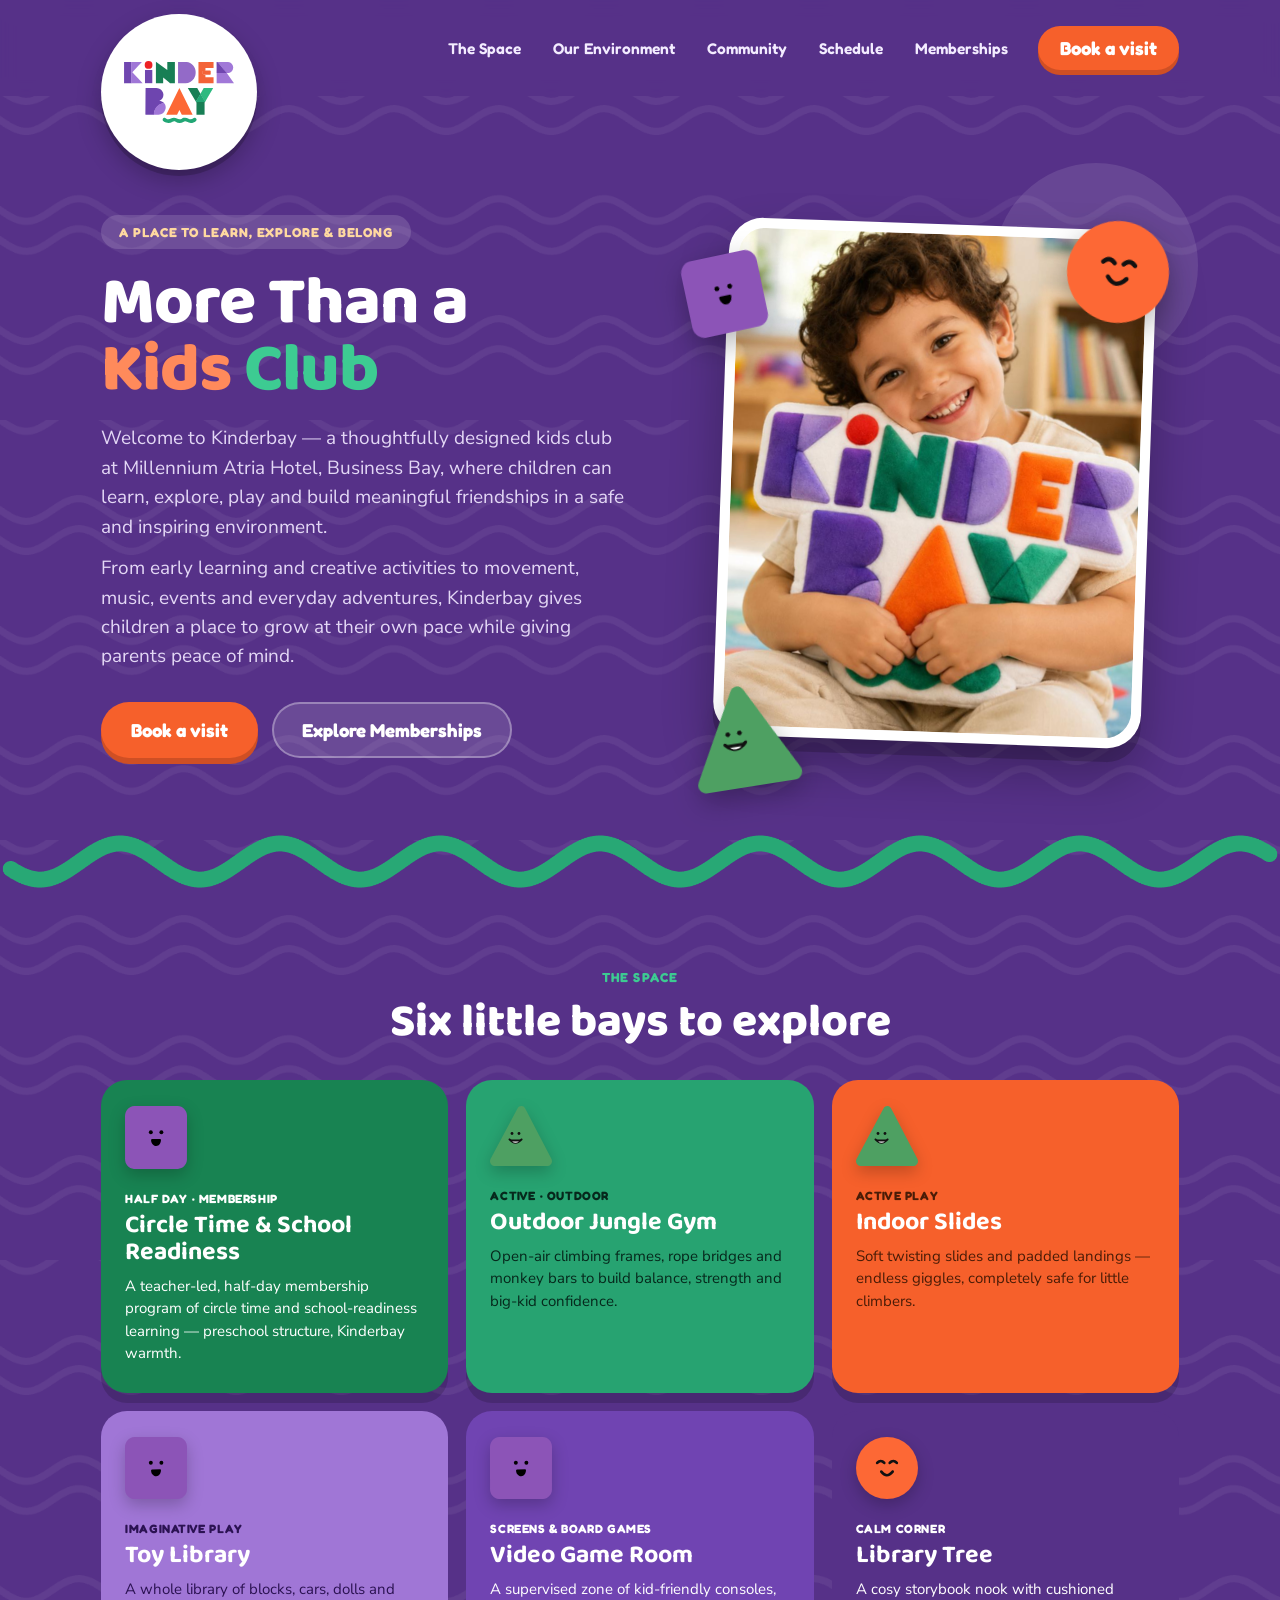
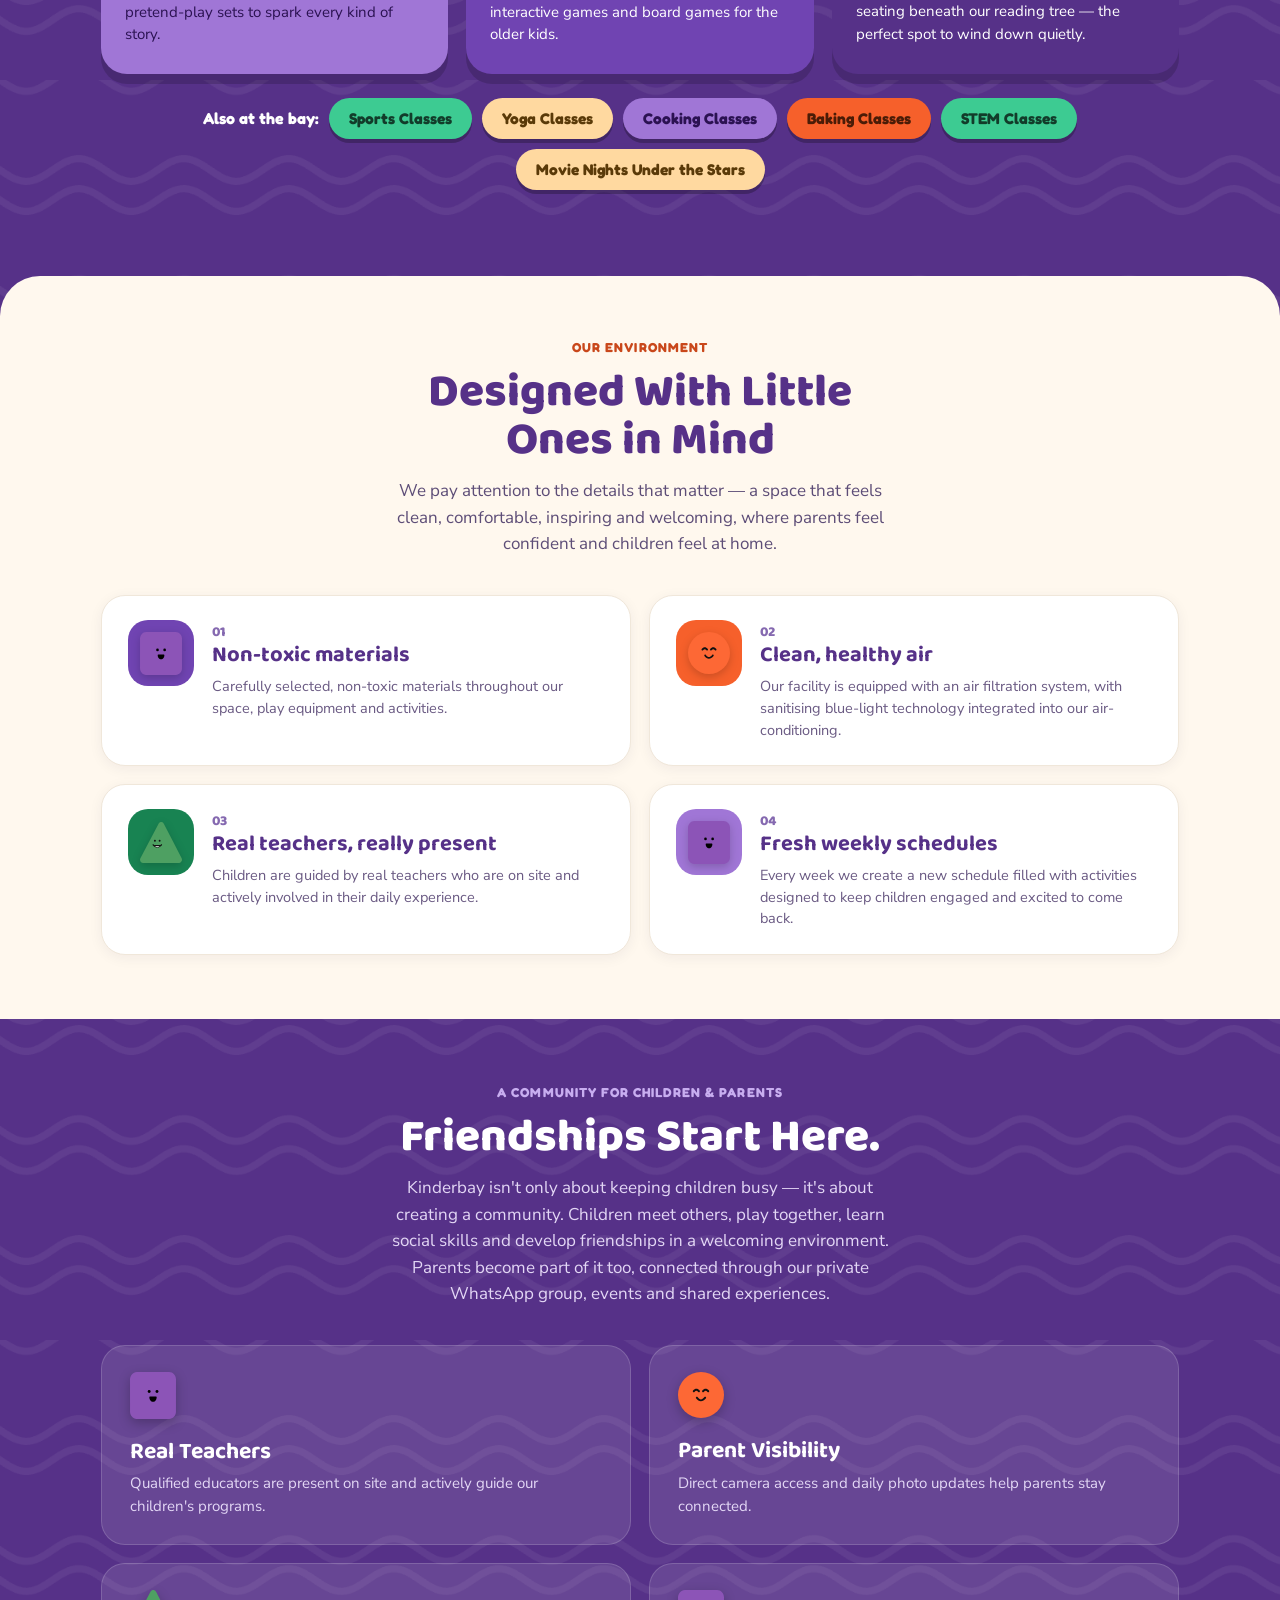
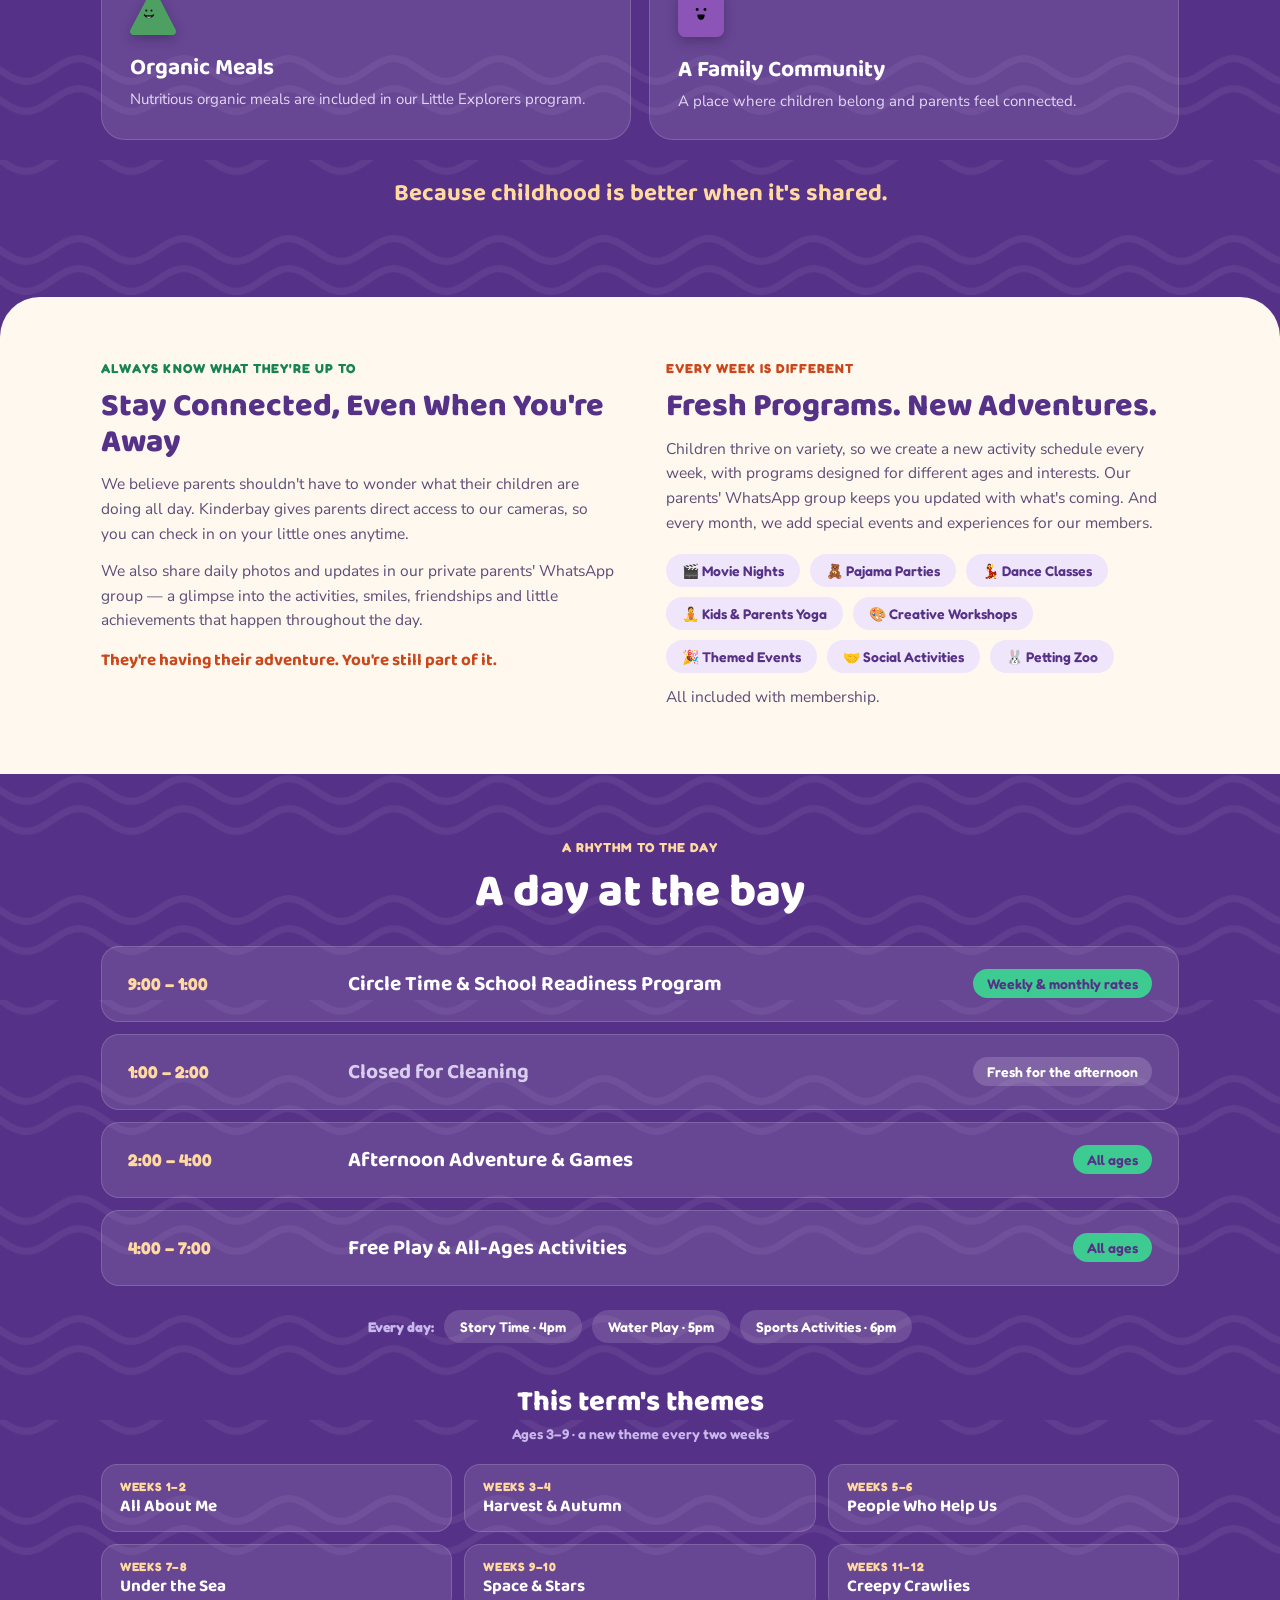
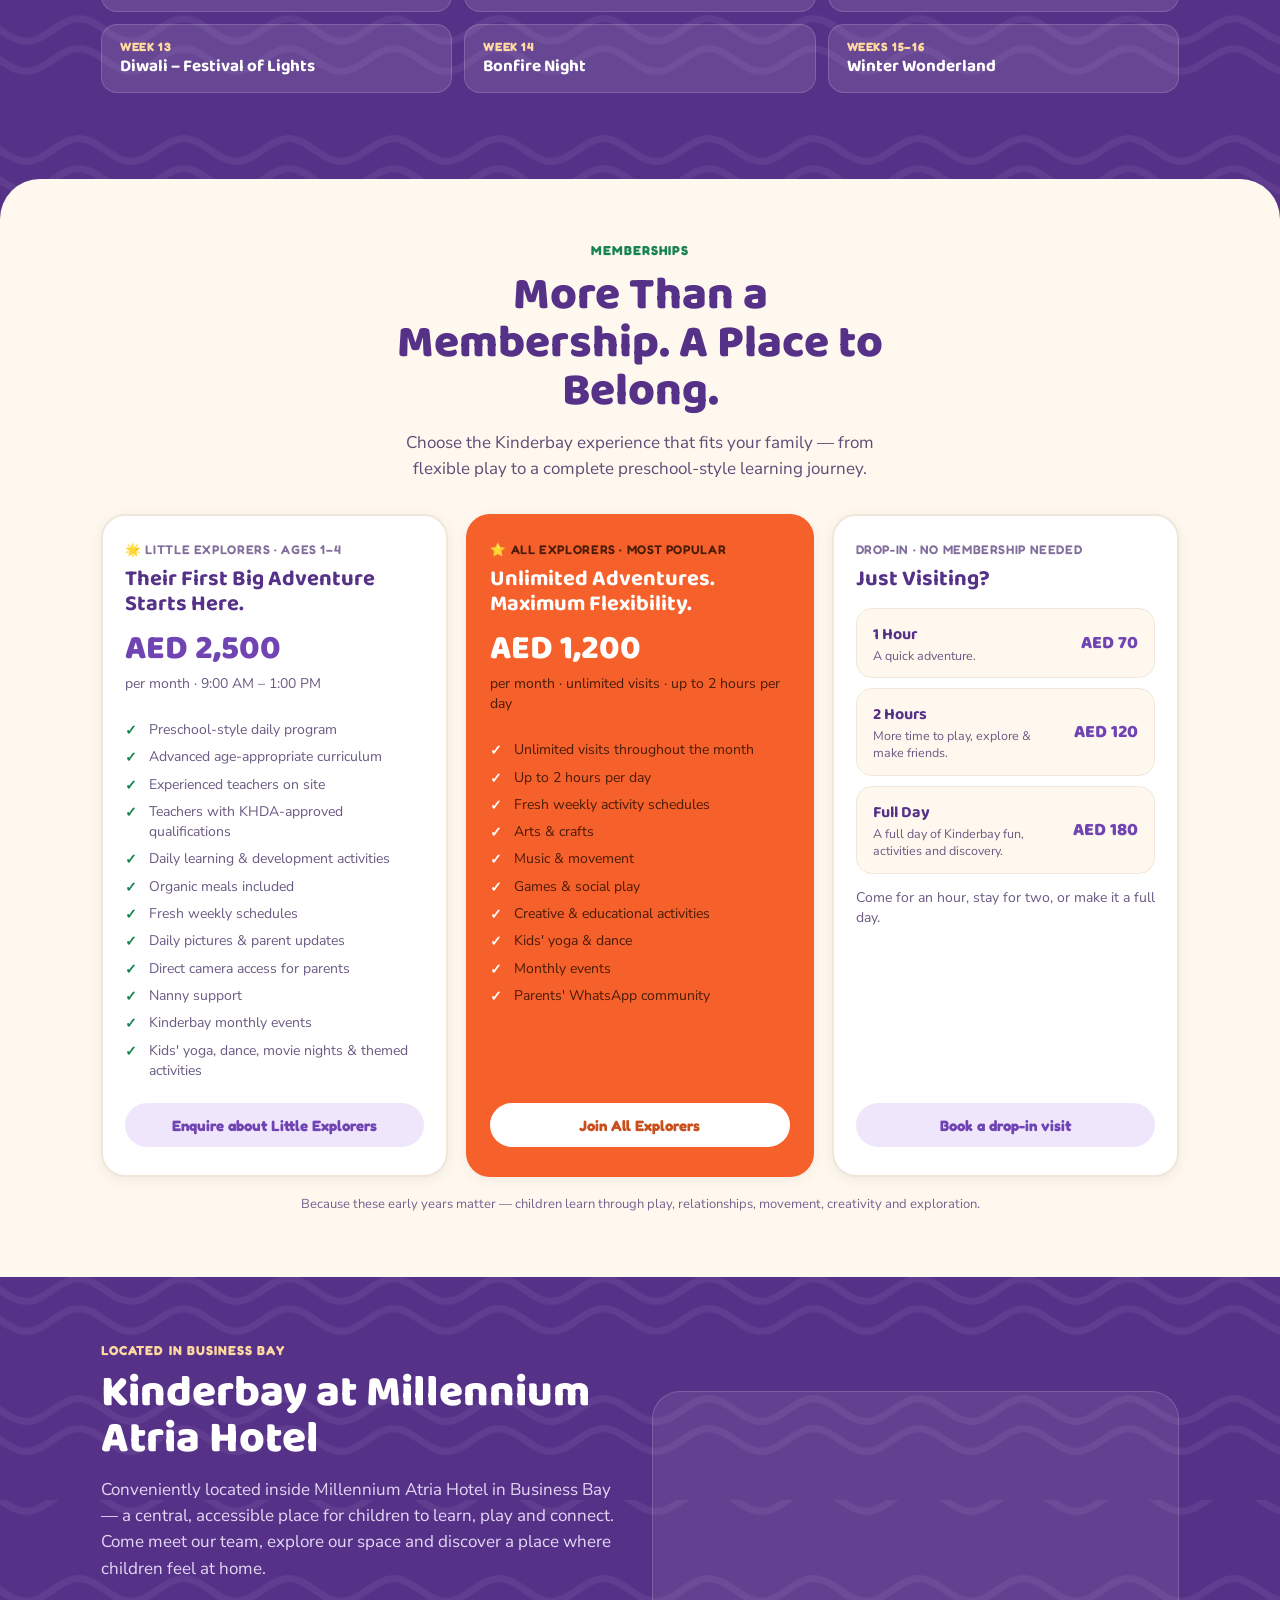
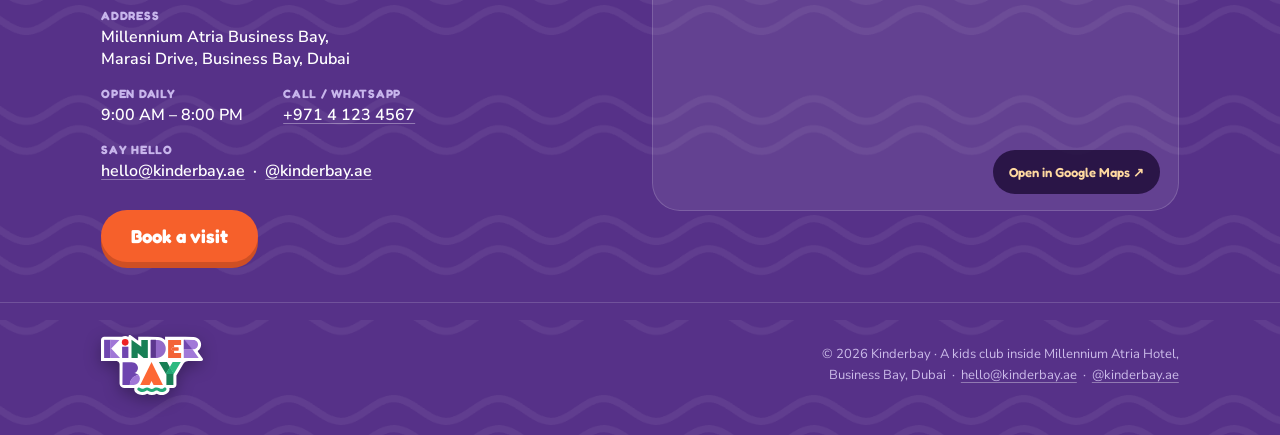
<file: index.html>
<!DOCTYPE html>
<html lang="en">
<head>
  <meta charset="utf-8">
  <meta name="viewport" content="width=device-width, initial-scale=1">
  <title>Kinderbay — Kids Club at Millennium Atria, Business Bay, Dubai</title>
  <meta name="description" content="Kinderbay is a thoughtfully designed kids club at Millennium Atria Hotel, Business Bay, Dubai — preschool-style learning, real teachers, organic meals and daily activities for ages 1–4, plus flexible memberships and drop-in play. Open 9 AM–8 PM daily.">

  <meta property="og:type" content="website">
  <meta property="og:title" content="Kinderbay — A Place to Learn, Explore &amp; Belong">
  <meta property="og:description" content="A thoughtfully designed kids club at Millennium Atria Hotel, Business Bay, Dubai — where children learn, explore, play and build meaningful friendships.">
  <meta property="og:image" content="https://kinderbay.ae/assets/og-logo.png">
  <meta property="og:url" content="https://kinderbay.ae/">
  <meta property="og:site_name" content="Kinderbay">
  <meta name="twitter:card" content="summary_large_image">

  <link rel="icon" type="image/png" href="assets/favicon.png">
  <link rel="canonical" href="https://kinderbay.ae/">

  <link rel="preconnect" href="https://fonts.googleapis.com">
  <link rel="preconnect" href="https://fonts.gstatic.com" crossorigin>
  <link rel="preload" as="style" href="https://fonts.googleapis.com/css2?family=Baloo+2:wght@500;600;700;800&family=Fredoka:wght@400;500;600;700&family=Nunito+Sans:ital,wght@0,400;0,600;0,700;1,400&display=swap">
  <link rel="stylesheet" href="https://fonts.googleapis.com/css2?family=Baloo+2:wght@500;600;700;800&family=Fredoka:wght@400;500;600;700&family=Nunito+Sans:ital,wght@0,400;0,600;0,700;1,400&display=swap" media="print" onload="this.media='all'">
  <noscript><link rel="stylesheet" href="https://fonts.googleapis.com/css2?family=Baloo+2:wght@500;600;700;800&family=Fredoka:wght@400;500;600;700&family=Nunito+Sans:ital,wght@0,400;0,600;0,700;1,400&display=swap"></noscript>

  <link rel="stylesheet" href="css/style.css">
  <script src="js/main.js" defer></script>
</head>
<body>

<a class="skip-link" href="#main">Skip to content</a>

<header class="site-header">
  <nav class="nav" aria-label="Main navigation">
    <a class="logo-card" href="#top" aria-label="Kinderbay — back to top">
      <img src="assets/logo.svg" alt="Kinderbay" width="117" height="66">
    </a>

    <button class="nav-toggle" type="button" aria-expanded="false" aria-controls="nav-menu">
      <span class="nav-toggle-bars" aria-hidden="true"><span></span><span></span><span></span></span>
      <span class="visually-hidden">Menu</span>
    </button>

    <div class="nav-menu" id="nav-menu">
      <a class="nav-link" href="#space">The Space</a>
      <a class="nav-link" href="#play">Our Environment</a>
      <a class="nav-link" href="#about">Community</a>
      <a class="nav-link" href="#schedule">Schedule</a>
      <a class="nav-link" href="#pricing">Memberships</a>
      <a class="btn btn-orange btn-nav" href="https://wa.me/97141234567?text=Hi%20Kinderbay!%20I%27d%20like%20to%20book%20a%20visit." target="_blank" rel="noopener">Book a visit</a>
    </div>
  </nav>
</header>

<main id="main">

  <!-- ============ HERO ============ -->
  <section class="hero" id="top" aria-label="Welcome">
    <div class="container hero-inner">
      <div class="hero-copy">
        <span class="badge">A Place to Learn, Explore &amp; Belong</span>
        <h1 class="hero-title">More Than a<br><span class="tint-orange">Kids</span> <span class="tint-green">Club</span></h1>
        <p class="hero-sub">Welcome to Kinderbay — a thoughtfully designed kids club at Millennium Atria Hotel, Business Bay, where children can learn, explore, play and build meaningful friendships in a safe and inspiring environment.</p>
        <p class="hero-sub hero-sub-2">From early learning and creative activities to movement, music, events and everyday adventures, Kinderbay gives children a place to grow at their own pace while giving parents peace of mind.</p>
        <div class="hero-ctas">
          <a class="btn btn-orange btn-lg" href="https://wa.me/97141234567?text=Hi%20Kinderbay!%20I%27d%20like%20to%20book%20a%20visit." target="_blank" rel="noopener">Book a visit</a>
          <a class="btn btn-ghost btn-lg" href="#pricing">Explore Memberships</a>
        </div>
      </div>
      <div class="hero-visual">
        <div class="hero-halo" aria-hidden="true"></div>
        <div class="hero-photo-card">
          <img src="assets/hero-kid.jpg" alt="A smiling child hugging a plush Kinderbay logo cushion" width="890" height="1087" fetchpriority="high">
        </div>
        <img class="hero-mascot hero-mascot-circle float-b" src="assets/mascot-circle.svg" alt="" width="110" height="110" aria-hidden="true">
        <img class="hero-mascot hero-mascot-triangle float-a" src="assets/mascot-triangle.svg" alt="" width="112" height="108" aria-hidden="true">
        <img class="hero-mascot hero-mascot-square float-c" src="assets/mascot-square.svg" alt="" width="86" height="87" aria-hidden="true">
      </div>
    </div>
    <img class="wave-divider" src="assets/wave-divider.png" alt="" width="2400" height="160" aria-hidden="true">
  </section>

  <!-- ============ THE SPACE ============ -->
  <section class="section" id="space" aria-labelledby="space-title">
    <div class="container">
      <div class="section-head reveal">
        <span class="eyebrow tint-green">The space</span>
        <h2 class="section-title on-purple" id="space-title">Six little bays to explore</h2>
      </div>
      <div class="zone-grid">
        <article class="zone-card reveal" style="--zone-bg:#188352">
          <img src="assets/mascot-square.svg" alt="" width="62" height="63">
          <span class="zone-tag">Half day · Membership</span>
          <h3>Circle Time &amp; School Readiness</h3>
          <p>A teacher-led, half-day membership program of circle time and school-readiness learning — preschool structure, Kinderbay warmth.</p>
        </article>
        <article class="zone-card reveal" style="--zone-bg:#27A371;--zone-ink:#06281c">
          <img src="assets/mascot-triangle.svg" alt="" width="62" height="60">
          <span class="zone-tag">Active · outdoor</span>
          <h3>Outdoor Jungle Gym</h3>
          <p>Open-air climbing frames, rope bridges and monkey bars to build balance, strength and big-kid confidence.</p>
        </article>
        <article class="zone-card reveal" style="--zone-bg:#F6602B;--zone-ink:#4a1c07">
          <img src="assets/mascot-triangle.svg" alt="" width="62" height="60">
          <span class="zone-tag">Active play</span>
          <h3>Indoor Slides</h3>
          <p>Soft twisting slides and padded landings — endless giggles, completely safe for little climbers.</p>
        </article>
        <article class="zone-card reveal" style="--zone-bg:#A076D6;--zone-ink:#2b1252">
          <img src="assets/mascot-square.svg" alt="" width="62" height="63">
          <span class="zone-tag">Imaginative play</span>
          <h3>Toy Library</h3>
          <p>A whole library of blocks, cars, dolls and pretend-play sets to spark every kind of story.</p>
        </article>
        <article class="zone-card reveal" style="--zone-bg:#7044B2">
          <img src="assets/mascot-square.svg" alt="" width="62" height="63">
          <span class="zone-tag">Screens &amp; board games</span>
          <h3>Video Game Room</h3>
          <p>A supervised zone of kid-friendly consoles, interactive games and board games for the older kids.</p>
        </article>
        <article class="zone-card reveal" style="--zone-bg:#563188">
          <img src="assets/mascot-circle.svg" alt="" width="62" height="62">
          <span class="zone-tag">Calm corner</span>
          <h3>Library Tree</h3>
          <p>A cosy storybook nook with cushioned seating beneath our reading tree — the perfect spot to wind down quietly.</p>
        </article>
      </div>
      <div class="specials specials-pop reveal">
        <span class="specials-label">Also at the bay:</span>
        <span class="chip chip-pop">Sports Classes</span>
        <span class="chip chip-pop">Yoga Classes</span>
        <span class="chip chip-pop">Cooking Classes</span>
        <span class="chip chip-pop">Baking Classes</span>
        <span class="chip chip-pop">STEM Classes</span>
        <span class="chip chip-pop">Movie Nights Under the Stars</span>
      </div>
    </div>
  </section>

  <!-- ============ OUR ENVIRONMENT ============ -->
  <section class="section cream-panel" id="play" aria-labelledby="play-title">
    <div class="container">
      <div class="section-head narrow reveal">
        <span class="eyebrow tint-orange-deep">Our environment</span>
        <h2 class="section-title on-cream" id="play-title">Designed With Little Ones in Mind</h2>
        <p class="section-sub">We pay attention to the details that matter — a space that feels clean, comfortable, inspiring and welcoming, where parents feel confident and children feel at home.</p>
      </div>
      <div class="pillar-grid">
        <article class="pillar-card reveal">
          <div class="pillar-icon" style="--pillar-bg:#7044B2">
            <img src="assets/mascot-square.svg" alt="" width="42" height="43">
          </div>
          <div>
            <span class="pillar-n">01</span>
            <h3>Non-toxic materials</h3>
            <p>Carefully selected, non-toxic materials throughout our space, play equipment and activities.</p>
          </div>
        </article>
        <article class="pillar-card reveal">
          <div class="pillar-icon" style="--pillar-bg:#F6602B">
            <img src="assets/mascot-circle.svg" alt="" width="42" height="42">
          </div>
          <div>
            <span class="pillar-n">02</span>
            <h3>Clean, healthy air</h3>
            <p>Our facility is equipped with an air filtration system, with sanitising blue-light technology integrated into our air-conditioning.</p>
          </div>
        </article>
        <article class="pillar-card reveal">
          <div class="pillar-icon" style="--pillar-bg:#188352">
            <img src="assets/mascot-triangle.svg" alt="" width="42" height="40">
          </div>
          <div>
            <span class="pillar-n">03</span>
            <h3>Real teachers, really present</h3>
            <p>Children are guided by real teachers who are on site and actively involved in their daily experience.</p>
          </div>
        </article>
        <article class="pillar-card reveal">
          <div class="pillar-icon" style="--pillar-bg:#A076D6">
            <img src="assets/mascot-square.svg" alt="" width="42" height="43">
          </div>
          <div>
            <span class="pillar-n">04</span>
            <h3>Fresh weekly schedules</h3>
            <p>Every week we create a new schedule filled with activities designed to keep children engaged and excited to come back.</p>
          </div>
        </article>
      </div>
    </div>
  </section>

  <!-- ============ COMMUNITY ============ -->
  <section class="section" id="about" aria-labelledby="about-title">
    <div class="container">
      <div class="section-head narrow reveal">
        <span class="eyebrow tint-lilac">A community for children &amp; parents</span>
        <h2 class="section-title on-purple" id="about-title">Friendships Start Here.</h2>
        <p class="section-sub on-purple-sub">Kinderbay isn't only about keeping children busy — it's about creating a community. Children meet others, play together, learn social skills and develop friendships in a welcoming environment. Parents become part of it too, connected through our private WhatsApp group, events and shared experiences.</p>
      </div>
      <div class="about-grid">
        <article class="about-card reveal">
          <img src="assets/mascot-square.svg" alt="" width="46" height="47">
          <h3>Real Teachers</h3>
          <p>Qualified educators are present on site and actively guide our children's programs.</p>
        </article>
        <article class="about-card reveal">
          <img src="assets/mascot-circle.svg" alt="" width="46" height="46">
          <h3>Parent Visibility</h3>
          <p>Direct camera access and daily photo updates help parents stay connected.</p>
        </article>
        <article class="about-card reveal">
          <img src="assets/mascot-triangle.svg" alt="" width="46" height="44">
          <h3>Organic Meals</h3>
          <p>Nutritious organic meals are included in our Little Explorers program.</p>
        </article>
        <article class="about-card reveal">
          <img src="assets/mascot-square.svg" alt="" width="46" height="47">
          <h3>A Family Community</h3>
          <p>A place where children belong and parents feel connected.</p>
        </article>
      </div>
      <p class="about-tagline reveal">Because childhood is better when it's shared.</p>
    </div>
  </section>

  <!-- ============ STAY CONNECTED / FRESH PROGRAMS ============ -->
  <section class="section cream-panel" id="connected" aria-label="Stay connected and fresh programs">
    <div class="container connect-grid">
      <div class="connect-block reveal">
        <span class="eyebrow tint-green-deep">Always know what they're up to</span>
        <h2 class="block-title">Stay Connected, Even When You're Away</h2>
        <p>We believe parents shouldn't have to wonder what their children are doing all day. Kinderbay gives parents direct access to our cameras, so you can check in on your little ones anytime.</p>
        <p>We also share daily photos and updates in our private parents' WhatsApp group — a glimpse into the activities, smiles, friendships and little achievements that happen throughout the day.</p>
        <p class="connect-tagline">They're having their adventure. You're still part of it.</p>
      </div>
      <div class="connect-block reveal">
        <span class="eyebrow tint-orange-deep">Every week is different</span>
        <h2 class="block-title">Fresh Programs. New Adventures.</h2>
        <p>Children thrive on variety, so we create a new activity schedule every week, with programs designed for different ages and interests. Our parents' WhatsApp group keeps you updated with what's coming. And every month, we add special events and experiences for our members.</p>
        <div class="event-chips">
          <span class="chip chip-cream">🎬 Movie Nights</span>
          <span class="chip chip-cream">🧸 Pajama Parties</span>
          <span class="chip chip-cream">💃 Dance Classes</span>
          <span class="chip chip-cream">🧘 Kids &amp; Parents Yoga</span>
          <span class="chip chip-cream">🎨 Creative Workshops</span>
          <span class="chip chip-cream">🎉 Themed Events</span>
          <span class="chip chip-cream">🤝 Social Activities</span>
          <span class="chip chip-cream">🐰 Petting Zoo</span>
        </div>
        <p class="event-note">All included with membership.</p>
      </div>
    </div>
  </section>

  <!-- ============ SCHEDULE ============ -->
  <section class="section" id="schedule" aria-labelledby="schedule-title">
    <div class="container">
      <div class="section-head reveal">
        <span class="eyebrow tint-warm">A rhythm to the day</span>
        <h2 class="section-title on-purple" id="schedule-title">A day at the bay</h2>
      </div>
      <div class="session-list">
        <div class="session-row reveal">
          <span class="session-time">9:00 – 1:00</span>
          <span class="session-name">Circle Time &amp; School Readiness Program</span>
          <span class="session-ages">Weekly &amp; monthly rates</span>
        </div>
        <div class="session-row session-closed reveal">
          <span class="session-time">1:00 – 2:00</span>
          <span class="session-name">Closed for Cleaning</span>
          <span class="session-ages session-ages-muted">Fresh for the afternoon</span>
        </div>
        <div class="session-row reveal">
          <span class="session-time">2:00 – 4:00</span>
          <span class="session-name">Afternoon Adventure &amp; Games</span>
          <span class="session-ages">All ages</span>
        </div>
        <div class="session-row reveal">
          <span class="session-time">4:00 – 7:00</span>
          <span class="session-name">Free Play &amp; All-Ages Activities</span>
          <span class="session-ages">All ages</span>
        </div>
      </div>
      <div class="specials reveal">
        <span class="specials-label">Every day:</span>
        <span class="chip">Story Time · 4pm</span>
        <span class="chip">Water Play · 5pm</span>
        <span class="chip">Sports Activities · 6pm</span>
      </div>

      <div class="themes reveal">
        <h3 class="themes-title">This term's themes</h3>
        <p class="themes-sub">Ages 3–9 · a new theme every two weeks</p>
        <div class="theme-grid">
          <div class="theme-card"><span class="theme-weeks">Weeks 1–2</span><span class="theme-name">All About Me</span></div>
          <div class="theme-card"><span class="theme-weeks">Weeks 3–4</span><span class="theme-name">Harvest &amp; Autumn</span></div>
          <div class="theme-card"><span class="theme-weeks">Weeks 5–6</span><span class="theme-name">People Who Help Us</span></div>
          <div class="theme-card"><span class="theme-weeks">Weeks 7–8</span><span class="theme-name">Under the Sea</span></div>
          <div class="theme-card"><span class="theme-weeks">Weeks 9–10</span><span class="theme-name">Space &amp; Stars</span></div>
          <div class="theme-card"><span class="theme-weeks">Weeks 11–12</span><span class="theme-name">Creepy Crawlies</span></div>
          <div class="theme-card"><span class="theme-weeks">Week 13</span><span class="theme-name">Diwali – Festival of Lights</span></div>
          <div class="theme-card"><span class="theme-weeks">Week 14</span><span class="theme-name">Bonfire Night</span></div>
          <div class="theme-card"><span class="theme-weeks">Weeks 15–16</span><span class="theme-name">Winter Wonderland</span></div>
        </div>
      </div>
    </div>
  </section>

  <!-- ============ MEMBERSHIPS ============ -->
  <section class="section cream-panel" id="pricing" aria-labelledby="pricing-title">
    <div class="container">
      <div class="section-head narrow reveal">
        <span class="eyebrow tint-green-deep">Memberships</span>
        <h2 class="section-title on-cream" id="pricing-title">More Than a Membership. A Place to Belong.</h2>
        <p class="section-sub">Choose the Kinderbay experience that fits your family — from flexible play to a complete preschool-style learning journey.</p>
      </div>
      <div class="price-grid">

        <article class="price-card reveal">
          <span class="price-note">🌟 Little Explorers · Ages 1–4</span>
          <h3>Their First Big Adventure Starts Here.</h3>
          <div class="price-amount">AED 2,500</div>
          <p class="price-unit">per month · 9:00 AM – 1:00 PM</p>
          <ul class="plan-list">
            <li>Preschool-style daily program</li>
            <li>Advanced age-appropriate curriculum</li>
            <li>Experienced teachers on site</li>
            <li>Teachers with KHDA-approved qualifications</li>
            <li>Daily learning &amp; development activities</li>
            <li>Organic meals included</li>
            <li>Fresh weekly schedules</li>
            <li>Daily pictures &amp; parent updates</li>
            <li>Direct camera access for parents</li>
            <li>Nanny support</li>
            <li>Kinderbay monthly events</li>
            <li>Kids' yoga, dance, movie nights &amp; themed activities</li>
          </ul>
          <a class="price-btn" href="https://wa.me/97141234567?text=Hi%20Kinderbay!%20I%27d%20like%20to%20enquire%20about%20the%20Little%20Explorers%20membership." target="_blank" rel="noopener">Enquire about Little Explorers</a>
        </article>

        <article class="price-card featured reveal">
          <span class="price-note">⭐ All Explorers · Most popular</span>
          <h3>Unlimited Adventures. Maximum Flexibility.</h3>
          <div class="price-amount">AED 1,200</div>
          <p class="price-unit">per month · unlimited visits · up to 2 hours per day</p>
          <ul class="plan-list">
            <li>Unlimited visits throughout the month</li>
            <li>Up to 2 hours per day</li>
            <li>Fresh weekly activity schedules</li>
            <li>Arts &amp; crafts</li>
            <li>Music &amp; movement</li>
            <li>Games &amp; social play</li>
            <li>Creative &amp; educational activities</li>
            <li>Kids' yoga &amp; dance</li>
            <li>Monthly events</li>
            <li>Parents' WhatsApp community</li>
          </ul>
          <a class="price-btn" href="https://wa.me/97141234567?text=Hi%20Kinderbay!%20I%27d%20like%20to%20join%20the%20All%20Explorers%20membership." target="_blank" rel="noopener">Join All Explorers</a>
        </article>

        <article class="price-card reveal">
          <span class="price-note">Drop-in · No membership needed</span>
          <h3>Just Visiting?</h3>
          <div class="dropin-rows">
            <div class="dropin-row">
              <div><span class="dropin-hours">1 Hour</span><span class="dropin-desc">A quick adventure.</span></div>
              <span class="dropin-price">AED 70</span>
            </div>
            <div class="dropin-row">
              <div><span class="dropin-hours">2 Hours</span><span class="dropin-desc">More time to play, explore &amp; make friends.</span></div>
              <span class="dropin-price">AED 120</span>
            </div>
            <div class="dropin-row">
              <div><span class="dropin-hours">Full Day</span><span class="dropin-desc">A full day of Kinderbay fun, activities and discovery.</span></div>
              <span class="dropin-price">AED 180</span>
            </div>
          </div>
          <p class="price-unit dropin-note">Come for an hour, stay for two, or make it a full day.</p>
          <a class="price-btn" href="https://wa.me/97141234567?text=Hi%20Kinderbay!%20I%27d%20like%20to%20book%20a%20drop-in%20visit." target="_blank" rel="noopener">Book a drop-in visit</a>
        </article>

      </div>
      <p class="price-footnote reveal">Because these early years matter — children learn through play, relationships, movement, creativity and exploration.</p>
    </div>
  </section>

  <!-- ============ VISIT ============ -->
  <section class="section" id="visit" aria-labelledby="visit-title">
    <div class="container visit-grid">
      <div class="reveal">
        <span class="eyebrow tint-warm">Located in Business Bay</span>
        <h2 class="section-title on-purple visit-title" id="visit-title">Kinderbay at Millennium Atria Hotel</h2>
        <p class="section-sub on-purple-sub visit-sub">Conveniently located inside Millennium Atria Hotel in Business Bay — a central, accessible place for children to learn, play and connect. Come meet our team, explore our space and discover a place where children feel at home.</p>
        <div class="visit-details">
          <div>
            <div class="detail-label">Address</div>
            <div class="detail-value">Millennium Atria Business Bay,<br>Marasi Drive, Business Bay, Dubai</div>
          </div>
          <div class="detail-pair">
            <div>
              <div class="detail-label">Open daily</div>
              <div class="detail-value">9:00 AM – 8:00 PM</div>
            </div>
            <div>
              <div class="detail-label">Call / WhatsApp</div>
              <div class="detail-value"><a class="detail-link" href="tel:+97141234567">+971 4 123 4567</a></div>
            </div>
          </div>
          <div>
            <div class="detail-label">Say hello</div>
            <div class="detail-value"><a class="detail-link" href="mailto:hello@kinderbay.ae">hello@kinderbay.ae</a> &nbsp;·&nbsp; <a class="detail-link" href="https://instagram.com/kinderbay.ae" target="_blank" rel="noopener">@kinderbay.ae</a></div>
          </div>
        </div>
        <a class="btn btn-orange btn-lg visit-cta" href="https://wa.me/97141234567?text=Hi%20Kinderbay!%20I%27d%20like%20to%20book%20a%20visit." target="_blank" rel="noopener">Book a visit</a>
      </div>

      <div class="map-card reveal">
        <iframe class="map-embed" src="https://www.google.com/maps?q=Millennium+Atria+Business+Bay,+Marasi+Drive,+Business+Bay,+Dubai&amp;output=embed" title="Map showing Millennium Atria Business Bay, Marasi Drive, Dubai" loading="lazy" referrerpolicy="no-referrer-when-downgrade" allowfullscreen></iframe>
        <a class="map-open-hint" href="https://www.google.com/maps/search/?api=1&amp;query=Millennium+Atria+Business+Bay+Marasi+Drive+Dubai" target="_blank" rel="noopener">Open in Google Maps ↗</a>
      </div>
    </div>
  </section>

</main>

<!-- ============ FOOTER ============ -->
<footer class="site-footer">
  <div class="container footer-inner">
    <div class="logo-card logo-card-footer">
      <img src="assets/logo-sticker.svg" alt="Kinderbay" width="90" height="53">
    </div>
    <p class="footer-note">© 2026 Kinderbay · A kids club inside Millennium Atria Hotel,<br>Business Bay, Dubai &nbsp;·&nbsp; <a class="detail-link" href="mailto:hello@kinderbay.ae">hello@kinderbay.ae</a> &nbsp;·&nbsp; <a class="detail-link" href="https://instagram.com/kinderbay.ae" target="_blank" rel="noopener">@kinderbay.ae</a></p>
  </div>
</footer>

</body>
</html>
</file>
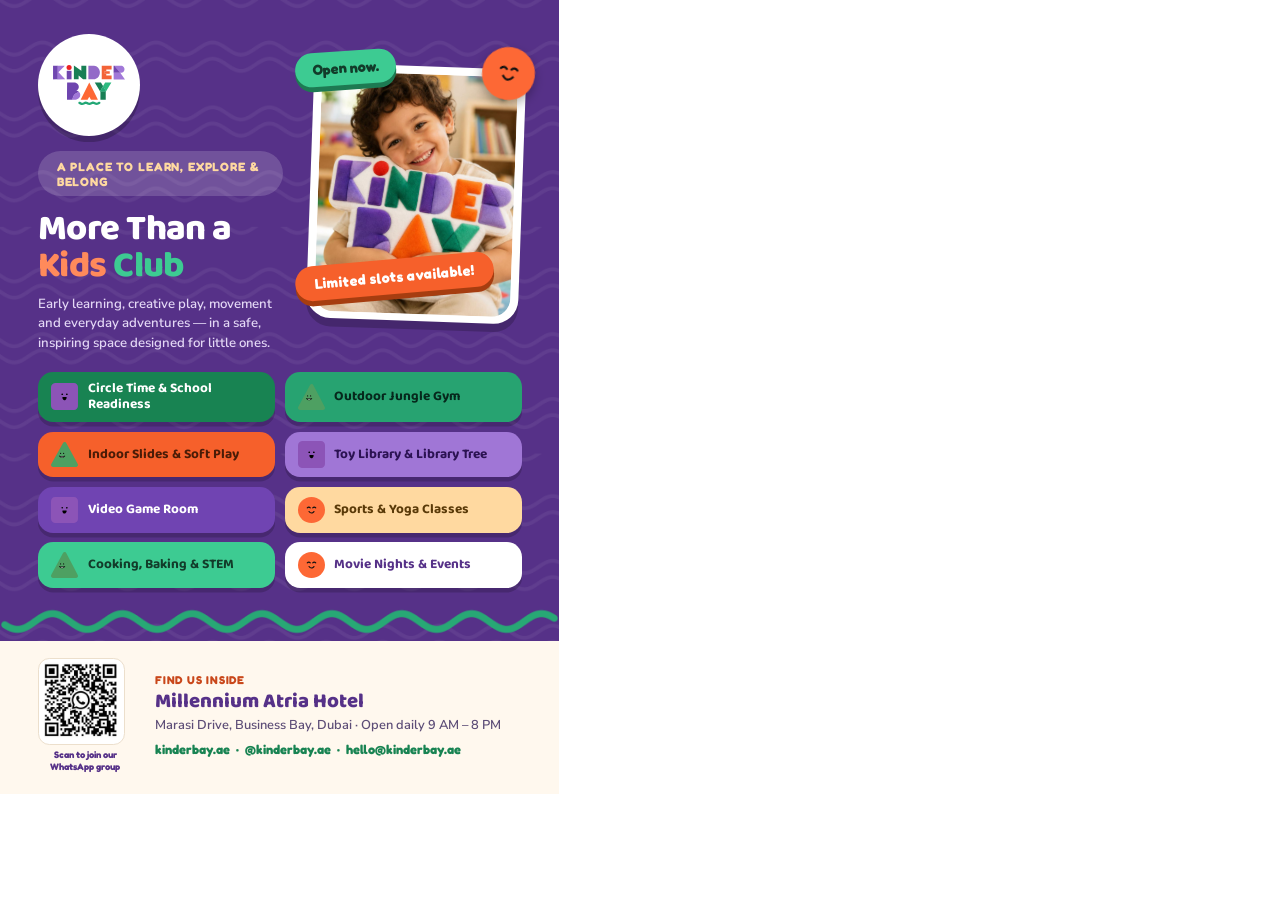
<file: flyers/flyer-1-big-waves.html>
<!DOCTYPE html>
<html lang="en">
<head>
<meta charset="utf-8">
<title>Kinderbay Flyer — Big Waves</title>
<link rel="stylesheet" href="https://fonts.googleapis.com/css2?family=Baloo+2:wght@600;700;800&family=Fredoka:wght@500;600;700&family=Nunito+Sans:wght@400;600;700&display=swap">
<style>
  @page { size: 148mm 210mm; margin: 0; }
  * { margin: 0; padding: 0; box-sizing: border-box; -webkit-print-color-adjust: exact; print-color-adjust: exact; }
  html, body { width: 148mm; height: 210mm; overflow: hidden; }
  body { font-family: 'Nunito Sans', sans-serif; }

  .page {
    position: relative;
    width: 148mm; height: 210mm;
    background: #563188 url("bg-wave-tile.png");
    background-size: 60mm;
    overflow: hidden;
    display: flex;
    flex-direction: column;
  }

  .top {
    display: grid;
    grid-template-columns: 1fr 56mm;
    gap: 7mm;
    align-items: center;
    padding: 9mm 10mm 0;
    text-align: left;
  }
  .logo-circle {
    width: 27mm; height: 27mm;
    border-radius: 50%;
    background: #fff;
    display: flex; align-items: center; justify-content: center;
    box-shadow: 0 1.6mm 0 rgba(0,0,0,.22);
  }
  .logo-circle img { width: 19mm; }

  .tagline {
    display: inline-block;
    margin-top: 4mm;
    background: rgba(255,255,255,.16);
    color: #FFD9A0;
    font: 700 3.2mm 'Fredoka', sans-serif;
    letter-spacing: .07em;
    text-transform: uppercase;
    padding: 2mm 5mm;
    border-radius: 99mm;
  }

  h1 {
    font: 800 9.6mm/1.0 'Baloo 2', sans-serif;
    color: #fff;
    letter-spacing: -.015em;
    margin-top: 4mm;
  }
  h1 .o { color: #FF8A5B; }
  h1 .g { color: #3DCB92; }

  .sub {
    font: 600 3.5mm/1.45 'Nunito Sans', sans-serif;
    color: #e3d7f5;
    margin: 3mm 0 0;
  }

  .photo-wrap { position: relative; }
  .photo-card {
    background: #fff;
    border-radius: 6.5mm;
    padding: 2mm;
    transform: rotate(2deg);
    box-shadow: 0 2.2mm 0 rgba(0,0,0,.2);
  }
  .photo-card img { display: block; width: 100%; border-radius: 5mm; }
  .pm {
    position: absolute;
    filter: drop-shadow(0 1.4mm 1.4mm rgba(0,0,0,.3));
  }
  .pm-circle { width: 14mm; right: -3.5mm; top: -5mm; transform: rotate(9deg); }
  .opennow {
    position: absolute;
    left: -4mm; top: -4mm;
    background: #3DCB92;
    color: #123c2a;
    font: 700 3.8mm 'Fredoka', sans-serif;
    padding: 2.2mm 4.6mm;
    border-radius: 99mm;
    transform: rotate(-4deg);
    box-shadow: 0 1.3mm 0 #1d7a52;
    z-index: 2;
  }
  .slots {
    position: absolute;
    left: -4mm; bottom: 7mm;
    background: #F6602B;
    color: #fff;
    font: 700 3.8mm 'Fredoka', sans-serif;
    letter-spacing: .03em;
    padding: 2.4mm 5mm;
    border-radius: 99mm;
    transform: rotate(-5deg);
    box-shadow: 0 1.4mm 0 #a63d10;
  }

  .grid {
    display: grid;
    grid-template-columns: 1fr 1fr;
    gap: 2.6mm;
    padding: 5mm 10mm 0;
  }
  .act {
    display: flex; align-items: center; gap: 2.6mm;
    border-radius: 4mm;
    padding: 2.5mm 3.6mm;
    box-shadow: 0 1.2mm 0 rgba(0,0,0,.18);
  }
  .act img { width: 7mm; flex: none; }
  .act span { font: 700 3.6mm/1.15 'Baloo 2', sans-serif; }
  .a1 { background: #188352; } .a1 span { color: #fff; }
  .a2 { background: #27A371; } .a2 span { color: #06281c; }
  .a3 { background: #F6602B; } .a3 span { color: #4a1c07; }
  .a4 { background: #A076D6; } .a4 span { color: #2b1252; }
  .a5 { background: #7044B2; } .a5 span { color: #fff; }
  .a6 { background: #FFD9A0; } .a6 span { color: #5a3a08; }
  .a7 { background: #3DCB92; } .a7 span { color: #123c2a; }
  .a8 { background: #fff;    } .a8 span { color: #563188; }

  .wave { width: 148mm; display: block; margin-top: 4mm; }

  .footer {
    margin-top: auto;
    background: #FFF8EE;
    padding: 4.5mm 10mm 5.5mm;
    display: flex;
    align-items: center;
    gap: 6mm;
  }
  .qr {
    flex: none;
    text-align: center;
  }
  .qr .box {
    width: 23mm; height: 23mm;
    background: #fff;
    border: .5mm solid #ecdfcc;
    border-radius: 3mm;
    display: flex; align-items: center; justify-content: center;
  }
  .qr .box img { width: 19.5mm; }
  .qr .cap { font: 700 2.5mm/1.25 'Fredoka', sans-serif; color: #563188; margin-top: 1.2mm; width: 25mm; }
  .addr .find { font: 700 3mm 'Fredoka', sans-serif; letter-spacing: .07em; text-transform: uppercase; color: #c9471a; }
  .addr .hotel { font: 800 5.4mm/1.1 'Baloo 2', sans-serif; color: #563188; margin-top: 1mm; }
  .addr .street { font: 600 3.4mm/1.4 'Nunito Sans', sans-serif; color: #5d4d77; margin-top: 1mm; }
  .addr .links { font: 700 3.4mm 'Fredoka', sans-serif; color: #188352; margin-top: 1.6mm; }
</style>
</head>
<body>
<div class="page">
  <div class="top">
    <div>
      <div class="logo-circle"><img src="logo.svg" alt="Kinderbay"></div>
      <div><span class="tagline">A Place to Learn, Explore &amp; Belong</span></div>
      <h1>More Than a <span class="o">Kids</span> <span class="g">Club</span></h1>
      <p class="sub">Early learning, creative play, movement and everyday adventures — in a safe, inspiring space designed for little ones.</p>
    </div>
    <div class="photo-wrap">
      <div class="photo-card"><img src="hero-kid.jpg" alt="A child hugging a plush Kinderbay cushion"></div>
      <img class="pm pm-circle" src="mascot-circle.svg" alt="">
      <span class="opennow">Open now.</span>
      <span class="slots">Limited slots available!</span>
    </div>
  </div>

  <div class="grid">
    <div class="act a1"><img src="mascot-square.svg" alt=""><span>Circle Time &amp; School Readiness</span></div>
    <div class="act a2"><img src="mascot-triangle.svg" alt=""><span>Outdoor Jungle Gym</span></div>
    <div class="act a3"><img src="mascot-triangle.svg" alt=""><span>Indoor Slides &amp; Soft Play</span></div>
    <div class="act a4"><img src="mascot-square.svg" alt=""><span>Toy Library &amp; Library Tree</span></div>
    <div class="act a5"><img src="mascot-square.svg" alt=""><span>Video Game Room</span></div>
    <div class="act a6"><img src="mascot-circle.svg" alt=""><span>Sports &amp; Yoga Classes</span></div>
    <div class="act a7"><img src="mascot-triangle.svg" alt=""><span>Cooking, Baking &amp; STEM</span></div>
    <div class="act a8"><img src="mascot-circle.svg" alt=""><span>Movie Nights &amp; Events</span></div>
  </div>

  <img class="wave" src="wave-divider.png" alt="">

  <div class="footer">
    <div class="qr">
      <div class="box"><img src="whatsapp-qr.png" alt="WhatsApp group QR code"></div>
      <div class="cap">Scan to join our WhatsApp group</div>
    </div>
    <div class="addr">
      <div class="find">Find us inside</div>
      <div class="hotel">Millennium Atria Hotel</div>
      <div class="street">Marasi Drive, Business Bay, Dubai · Open daily 9 AM – 8 PM</div>
      <div class="links">kinderbay.ae &nbsp;·&nbsp; @kinderbay.ae &nbsp;·&nbsp; hello@kinderbay.ae</div>
    </div>
  </div>
</div>
</body>
</html>
</file>
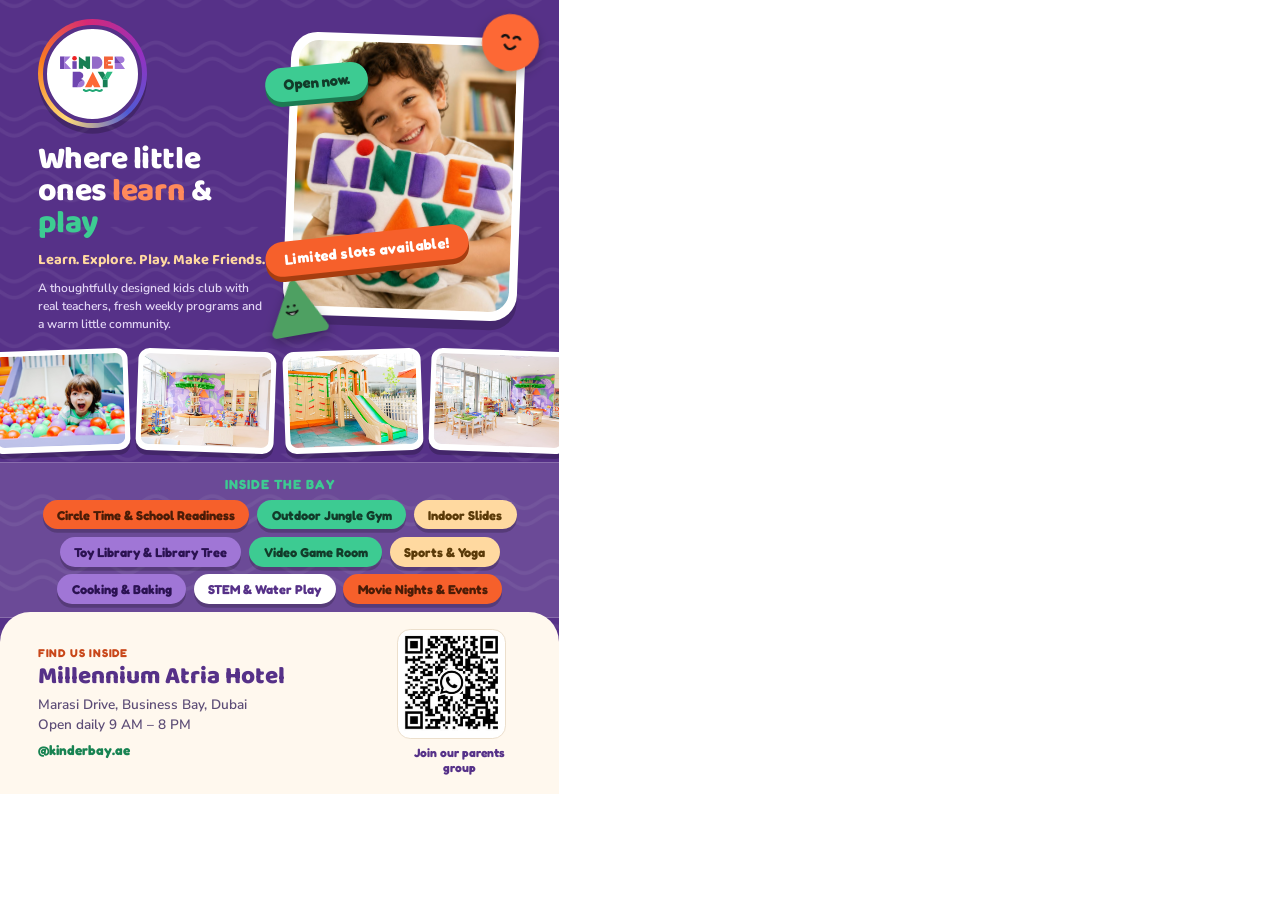
<file: flyers/flyer-2-photo.html>
<!DOCTYPE html>
<html lang="en">
<head>
<meta charset="utf-8">
<title>Kinderbay Flyer — Photo</title>
<link rel="stylesheet" href="https://fonts.googleapis.com/css2?family=Baloo+2:wght@600;700;800&family=Fredoka:wght@500;600;700&family=Nunito+Sans:wght@400;600;700&display=swap">
<style>
  @page { size: 148mm 210mm; margin: 0; }
  * { margin: 0; padding: 0; box-sizing: border-box; -webkit-print-color-adjust: exact; print-color-adjust: exact; }
  html, body { width: 148mm; height: 210mm; overflow: hidden; }
  body { font-family: 'Nunito Sans', sans-serif; }

  .page {
    position: relative;
    width: 148mm; height: 210mm;
    background: #563188 url("bg-wave-tile.png");
    background-size: 60mm;
    overflow: hidden;
  }

  .hero {
    display: grid;
    grid-template-columns: 1fr 62mm;
    gap: 5mm;
    padding: 5mm 10mm 0;
    align-items: center;
  }

  .ig-ring {
    display: inline-flex;
    padding: 1.5mm;
    border-radius: 50%;
    background: conic-gradient(from 210deg, #feda75, #fa7e1e, #d62976, #962fbf, #4f5bd5, #feda75);
    box-shadow: 0 1.5mm 0 rgba(0,0,0,.22);
  }
  .logo-circle {
    width: 26mm; height: 26mm;
    border-radius: 50%;
    background: #fff;
    border: 1.3mm solid #563188;
    display: flex; align-items: center; justify-content: center;
  }
  .logo-circle img { width: 17mm; }

  h1 {
    font: 800 8.4mm/1.02 'Baloo 2', sans-serif;
    color: #fff;
    letter-spacing: -.015em;
    margin-top: 4mm;
  }
  h1 .o { color: #FF8A5B; }
  h1 .g { color: #3DCB92; }
  .lep {
    font: 700 3.9mm/1.35 'Baloo 2', sans-serif;
    color: #FFD9A0;
    margin-top: 2.6mm;
  }
  .sub {
    font: 600 3.2mm/1.5 'Nunito Sans', sans-serif;
    color: #e3d7f5;
    margin-top: 2.2mm;
  }

  .photo-wrap { position: relative; }
  .photo-card {
    background: #fff;
    border-radius: 7mm;
    padding: 2.2mm;
    transform: rotate(2deg);
    box-shadow: 0 2.4mm 0 rgba(0,0,0,.2);
  }
  .photo-card img { display: block; width: 100%; border-radius: 5.4mm; }
  .m {
    position: absolute;
    filter: drop-shadow(0 1.5mm 1.5mm rgba(0,0,0,.3));
  }
  .m-circle { width: 15mm; right: -4.5mm; top: -5.5mm; transform: rotate(9deg); }
  .m-triangle { width: 15mm; left: -5mm; bottom: -4.5mm; transform: rotate(-10deg); }
  .opennow {
    position: absolute;
    left: -6mm; top: 8mm;
    background: #3DCB92;
    color: #123c2a;
    font: 700 3.9mm 'Fredoka', sans-serif;
    padding: 2.2mm 4.8mm;
    border-radius: 99mm;
    transform: rotate(-5deg);
    box-shadow: 0 1.3mm 0 #1d7a52;
    z-index: 2;
  }
  .slots {
    position: absolute;
    left: -6mm; bottom: 13mm;
    background: #F6602B;
    color: #fff;
    font: 700 3.9mm 'Fredoka', sans-serif;
    letter-spacing: .03em;
    padding: 2.4mm 5mm;
    border-radius: 99mm;
    transform: rotate(-6deg);
    box-shadow: 0 1.4mm 0 #a63d10;
  }

  .places {
    display: flex;
    justify-content: center;
    gap: 2.2mm;
    padding: 4.5mm 0 0;
    margin: 0 -2mm;
  }
  .pframe {
    flex: none;
    background: #fff;
    border-radius: 3mm;
    padding: 1.3mm 1.3mm 1.7mm;
    box-shadow: 0 1.3mm 0 rgba(0,0,0,.22);
  }
  .pframe:nth-child(odd) { transform: rotate(-2deg); }
  .pframe:nth-child(even) { transform: rotate(2deg); }
  .pframe img {
    display: block;
    width: 34mm; height: 24mm;
    object-fit: cover;
    border-radius: 2mm;
  }

  .band {
    margin-top: 2.6mm;
    background: rgba(255,255,255,.12);
    border-top: .5mm solid rgba(255,255,255,.2);
    border-bottom: .5mm solid rgba(255,255,255,.2);
    padding: 3.4mm 9mm 3.6mm;
    text-align: center;
  }
  .band .t { font: 700 3.5mm 'Fredoka', sans-serif; letter-spacing: .08em; text-transform: uppercase; color: #3DCB92; }
  .chips { margin-top: 2.2mm; display: flex; flex-wrap: wrap; justify-content: center; gap: 2.1mm; }
  .chip {
    font: 700 3.4mm 'Fredoka', sans-serif;
    padding: 1.75mm 3.8mm;
    border-radius: 99mm;
    box-shadow: 0 1mm 0 rgba(0,0,0,.2);
  }
  .c1 { background: #F6602B; color: #4a1c07; }
  .c2 { background: #3DCB92; color: #123c2a; }
  .c3 { background: #FFD9A0; color: #5a3a08; }
  .c4 { background: #A076D6; color: #2b1252; }
  .c5 { background: #fff; color: #563188; }

  .footer {
    position: absolute;
    left: 0; right: 0; bottom: 0;
    background: #FFF8EE;
    border-radius: 8mm 8mm 0 0;
    padding: 4.5mm 10mm 5mm;
    display: flex;
    align-items: center;
    gap: 6mm;
    text-align: left;
  }
  .footer .addr { flex: 1; }
  .qr { flex: none; text-align: center; }
  .qr .box {
    width: 29mm; height: 29mm;
    background: #fff;
    border: .5mm solid #ecdfcc;
    border-radius: 3.5mm;
    display: flex; align-items: center; justify-content: center;
  }
  .qr .box img { width: 25.4mm; }
  .qr .cap { font: 700 3.2mm/1.25 'Fredoka', sans-serif; color: #563188; margin-top: 1.6mm; width: 33mm; }
  .footer .find { font: 700 3mm 'Fredoka', sans-serif; letter-spacing: .07em; text-transform: uppercase; color: #c9471a; }
  .footer .hotel { font: 800 6.4mm/1.1 'Baloo 2', sans-serif; color: #563188; margin-top: 1.2mm; }
  .footer .street { font: 600 3.6mm/1.45 'Nunito Sans', sans-serif; color: #5d4d77; margin-top: 1.2mm; }
  .footer .links { font: 700 3.6mm 'Fredoka', sans-serif; color: #188352; margin-top: 2mm; }
</style>
</head>
<body>
<div class="page">
  <div class="hero">
    <div>
      <div class="ig-ring"><div class="logo-circle"><img src="logo.svg" alt="Kinderbay"></div></div>
      <h1>Where little ones <span class="o">learn</span> &amp; <span class="g">play</span></h1>
      <p class="lep">Learn. Explore. Play. Make Friends.</p>
      <p class="sub">A thoughtfully designed kids club with real teachers, fresh weekly programs and a warm little community.</p>
    </div>
    <div class="photo-wrap">
      <div class="photo-card"><img src="hero-kid.jpg" alt="A child hugging a plush Kinderbay cushion"></div>
      <img class="m m-circle" src="mascot-circle.svg" alt="">
      <img class="m m-triangle" src="mascot-triangle.svg" alt="">
      <span class="opennow">Open now.</span>
      <span class="slots">Limited slots available!</span>
    </div>
  </div>

  <div class="places">
    <div class="pframe"><img src="place-ballpit.jpg" alt="Ball pit and indoor slides"></div>
    <div class="pframe"><img src="place-toylibrary.jpg" alt="Toy library and library tree"></div>
    <div class="pframe"><img src="place-junglegym.jpg" alt="Outdoor jungle gym"></div>
    <div class="pframe"><img src="place-playroom.jpg" alt="Main playroom"></div>
  </div>

  <div class="band">
    <div class="t">Inside the bay</div>
    <div class="chips">
      <span class="chip c1">Circle Time &amp; School Readiness</span>
      <span class="chip c2">Outdoor Jungle Gym</span>
      <span class="chip c3">Indoor Slides</span>
      <span class="chip c4">Toy Library &amp; Library Tree</span>
      <span class="chip c2">Video Game Room</span>
      <span class="chip c3">Sports &amp; Yoga</span>
      <span class="chip c4">Cooking &amp; Baking</span>
      <span class="chip c5">STEM &amp; Water Play</span>
      <span class="chip c1">Movie Nights &amp; Events</span>
    </div>
  </div>

  <div class="footer">
    <div class="addr">
      <div class="find">Find us inside</div>
      <div class="hotel">Millennium Atria Hotel</div>
      <div class="street">Marasi Drive, Business Bay, Dubai<br>Open daily 9 AM – 8 PM</div>
      <div class="links">@kinderbay.ae</div>
    </div>
    <div class="qr">
      <div class="box"><img src="whatsapp-qr.png" alt="WhatsApp group QR code"></div>
      <div class="cap">Join our parents group</div>
    </div>
  </div>
</div>
</body>
</html>
</file>
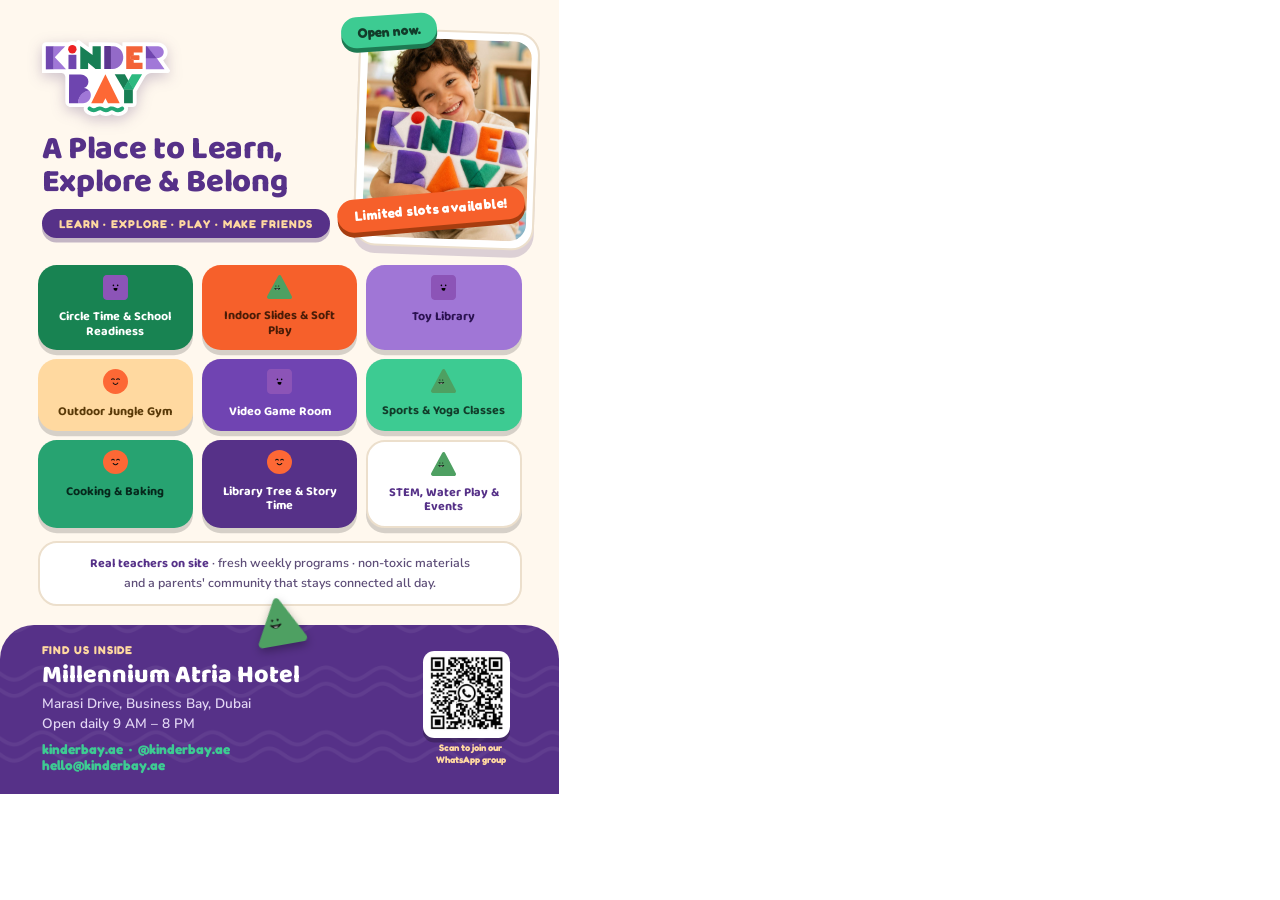
<file: flyers/flyer-3-cream.html>
<!DOCTYPE html>
<html lang="en">
<head>
<meta charset="utf-8">
<title>Kinderbay Flyer — Cream</title>
<link rel="stylesheet" href="https://fonts.googleapis.com/css2?family=Baloo+2:wght@600;700;800&family=Fredoka:wght@500;600;700&family=Nunito+Sans:wght@400;600;700&display=swap">
<style>
  @page { size: 148mm 210mm; margin: 0; }
  * { margin: 0; padding: 0; box-sizing: border-box; -webkit-print-color-adjust: exact; print-color-adjust: exact; }
  html, body { width: 148mm; height: 210mm; overflow: hidden; }
  body { font-family: 'Nunito Sans', sans-serif; }

  .page {
    position: relative;
    width: 148mm; height: 210mm;
    background: #FFF8EE;
    overflow: hidden;
    display: flex;
    flex-direction: column;
  }

  .top {
    display: grid;
    grid-template-columns: 1fr 48mm;
    gap: 7mm;
    align-items: center;
    text-align: left;
    padding: 8mm 11mm 0;
  }
  .top .logo { width: 34mm; filter: drop-shadow(0 1.2mm 1.8mm rgba(60,30,100,.25)); }

  h1 {
    font: 800 8.6mm/1.02 'Baloo 2', sans-serif;
    color: #563188;
    letter-spacing: -.01em;
    margin-top: 3mm;
  }

  .photo-wrap { position: relative; }
  .photo-card {
    background: #fff;
    border: .6mm solid #ecdfcc;
    border-radius: 6mm;
    padding: 1.8mm;
    transform: rotate(2deg);
    box-shadow: 0 2mm 0 rgba(60,30,100,.18);
  }
  .photo-card img { display: block; width: 100%; border-radius: 4.6mm; }
  .opennow {
    position: absolute;
    left: -4mm; top: -4mm;
    background: #3DCB92;
    color: #123c2a;
    font: 700 3.6mm 'Fredoka', sans-serif;
    padding: 2mm 4.4mm;
    border-radius: 99mm;
    transform: rotate(-4deg);
    box-shadow: 0 1.2mm 0 #1d7a52;
    z-index: 2;
  }
  .slots {
    position: absolute;
    left: -5mm; bottom: 6mm;
    background: #F6602B;
    color: #fff;
    font: 700 3.6mm 'Fredoka', sans-serif;
    letter-spacing: .03em;
    padding: 2.2mm 4.6mm;
    border-radius: 99mm;
    transform: rotate(-5deg);
    box-shadow: 0 1.3mm 0 #a63d10;
  }
  .lep {
    display: inline-block;
    margin-top: 2.5mm;
    background: #563188;
    color: #FFD9A0;
    font: 700 3mm 'Fredoka', sans-serif;
    letter-spacing: .08em;
    text-transform: uppercase;
    padding: 2mm 4.6mm; white-space: nowrap;
    border-radius: 99mm;
    box-shadow: 0 1.2mm 0 rgba(60,30,100,.3);
  }

  .cards {
    display: grid;
    grid-template-columns: 1fr 1fr 1fr;
    gap: 2.4mm;
    padding: 4.5mm 10mm 0;
  }
  .card {
    border-radius: 5mm;
    padding: 2.6mm 2.8mm 3mm;
    text-align: center;
    box-shadow: 0 1.4mm 0 rgba(0,0,0,.16);
  }
  .card img { width: 6.6mm; }
  .card div { font: 700 3.3mm/1.15 'Baloo 2', sans-serif; margin-top: 1.2mm; }
  .k1 { background: #188352; } .k1 div { color: #fff; }
  .k2 { background: #F6602B; } .k2 div { color: #4a1c07; }
  .k3 { background: #A076D6; } .k3 div { color: #2b1252; }
  .k4 { background: #FFD9A0; } .k4 div { color: #5a3a08; }
  .k5 { background: #7044B2; } .k5 div { color: #fff; }
  .k6 { background: #3DCB92; } .k6 div { color: #123c2a; }
  .k7 { background: #27A371; } .k7 div { color: #06281c; }
  .k8 { background: #563188; } .k8 div { color: #fff; }
  .k9 { background: #fff; border: .6mm solid #ecdfcc; } .k9 div { color: #563188; }

  .parents {
    margin: 3.4mm 10mm 0;
    background: #fff;
    border: .6mm solid #ecdfcc;
    border-radius: 5mm;
    padding: 3mm 5mm;
    text-align: center;
    font: 600 3.3mm/1.5 'Nunito Sans', sans-serif;
    color: #5d4d77;
  }
  .parents b { font-family: 'Baloo 2', sans-serif; color: #563188; }

  .footer {
    margin-top: auto;
    position: relative;
    background: #563188 url("bg-wave-tile.png");
    background-size: 60mm;
    border-radius: 9mm 9mm 0 0;
    padding: 5mm 11mm 5.5mm;
    display: flex;
    align-items: center;
    gap: 6mm;
    text-align: left;
  }
  .footer .addr { flex: 1; }
  .qr { flex: none; text-align: center; position: relative; z-index: 2; }
  .qr .box {
    width: 23mm; height: 23mm;
    background: #fff;
    border-radius: 3mm;
    display: flex; align-items: center; justify-content: center;
    box-shadow: 0 1.2mm 0 rgba(0,0,0,.25);
  }
  .qr .box img { width: 19.5mm; }
  .qr .cap { font: 700 2.5mm/1.25 'Fredoka', sans-serif; color: #FFD9A0; margin-top: 1.2mm; width: 25mm; }
  .footer .find { font: 700 3mm 'Fredoka', sans-serif; letter-spacing: .08em; text-transform: uppercase; color: #FFD9A0; }
  .footer .hotel { font: 800 6.6mm/1.1 'Baloo 2', sans-serif; color: #fff; margin-top: 1.2mm; }
  .footer .street { font: 600 3.6mm/1.45 'Nunito Sans', sans-serif; color: #e3d7f5; margin-top: 1.2mm; }
  .footer .links { font: 700 3.6mm 'Fredoka', sans-serif; color: #3DCB92; margin-top: 2mm; }
  .footer .m { position: absolute; filter: drop-shadow(0 1.2mm 1.2mm rgba(0,0,0,.3)); }
  .footer .m1 { width: 13mm; left: 50%; margin-left: -6.5mm; top: -7mm; transform: rotate(-10deg); }
  .footer .m2 { width: 13mm; right: 7mm; top: -6mm; transform: rotate(10deg); }
</style>
</head>
<body>
<div class="page">
  <div class="top">
    <div>
      <img class="logo" src="logo-sticker.svg" alt="Kinderbay">
      <h1>A Place to Learn,<br>Explore &amp; Belong</h1>
      <div><span class="lep">Learn · Explore · Play · Make Friends</span></div>
    </div>
    <div class="photo-wrap">
      <div class="photo-card"><img src="hero-kid.jpg" alt="A child hugging a plush Kinderbay cushion"></div>
      <span class="opennow">Open now.</span>
      <span class="slots">Limited slots available!</span>
    </div>
  </div>

  <div class="cards">
    <div class="card k1"><img src="mascot-square.svg" alt=""><div>Circle Time &amp; School Readiness</div></div>
    <div class="card k2"><img src="mascot-triangle.svg" alt=""><div>Indoor Slides &amp; Soft Play</div></div>
    <div class="card k3"><img src="mascot-square.svg" alt=""><div>Toy Library</div></div>
    <div class="card k4"><img src="mascot-circle.svg" alt=""><div>Outdoor Jungle Gym</div></div>
    <div class="card k5"><img src="mascot-square.svg" alt=""><div>Video Game Room</div></div>
    <div class="card k6"><img src="mascot-triangle.svg" alt=""><div>Sports &amp; Yoga Classes</div></div>
    <div class="card k7"><img src="mascot-circle.svg" alt=""><div>Cooking &amp; Baking</div></div>
    <div class="card k8"><img src="mascot-circle.svg" alt=""><div>Library Tree &amp; Story Time</div></div>
    <div class="card k9"><img src="mascot-triangle.svg" alt=""><div>STEM, Water Play &amp; Events</div></div>
  </div>

  <p class="parents"><b>Real teachers on site</b> · fresh weekly programs · non-toxic materials<br>and a parents' community that stays connected all day.</p>

  <div class="footer">
    <img class="m m1" src="mascot-triangle.svg" alt="">
    <div class="addr">
      <div class="find">Find us inside</div>
      <div class="hotel">Millennium Atria Hotel</div>
      <div class="street">Marasi Drive, Business Bay, Dubai<br>Open daily 9 AM – 8 PM</div>
      <div class="links">kinderbay.ae &nbsp;·&nbsp; @kinderbay.ae<br>hello@kinderbay.ae</div>
    </div>
    <div class="qr">
      <div class="box"><img src="whatsapp-qr.png" alt="WhatsApp group QR code"></div>
      <div class="cap">Scan to join our WhatsApp group</div>
    </div>
  </div>
</div>
</body>
</html>
</file>
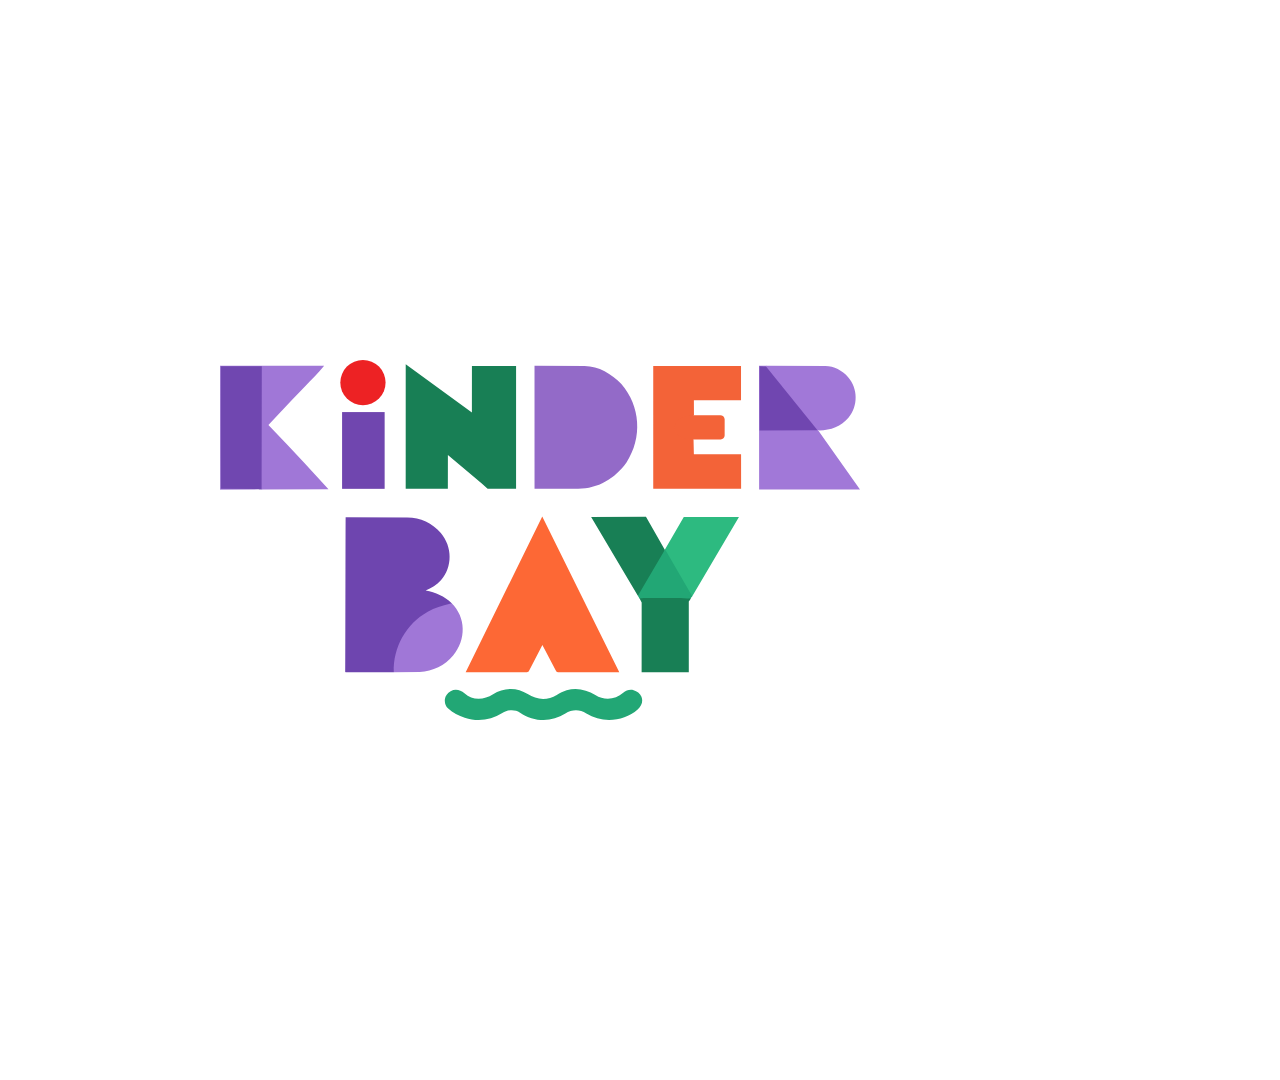
<file: flyers/ig-profile-render.html>
<!DOCTYPE html>
<html><head><meta charset="utf-8"><style>
  * { margin:0; padding:0; }
  body { width:1080px; height:1080px; background:#fff; display:flex; align-items:center; justify-content:center; overflow:hidden; }
  img { width: 640px; display:block; }
</style></head>
<body><img src="logo.svg"></body></html>
</file>
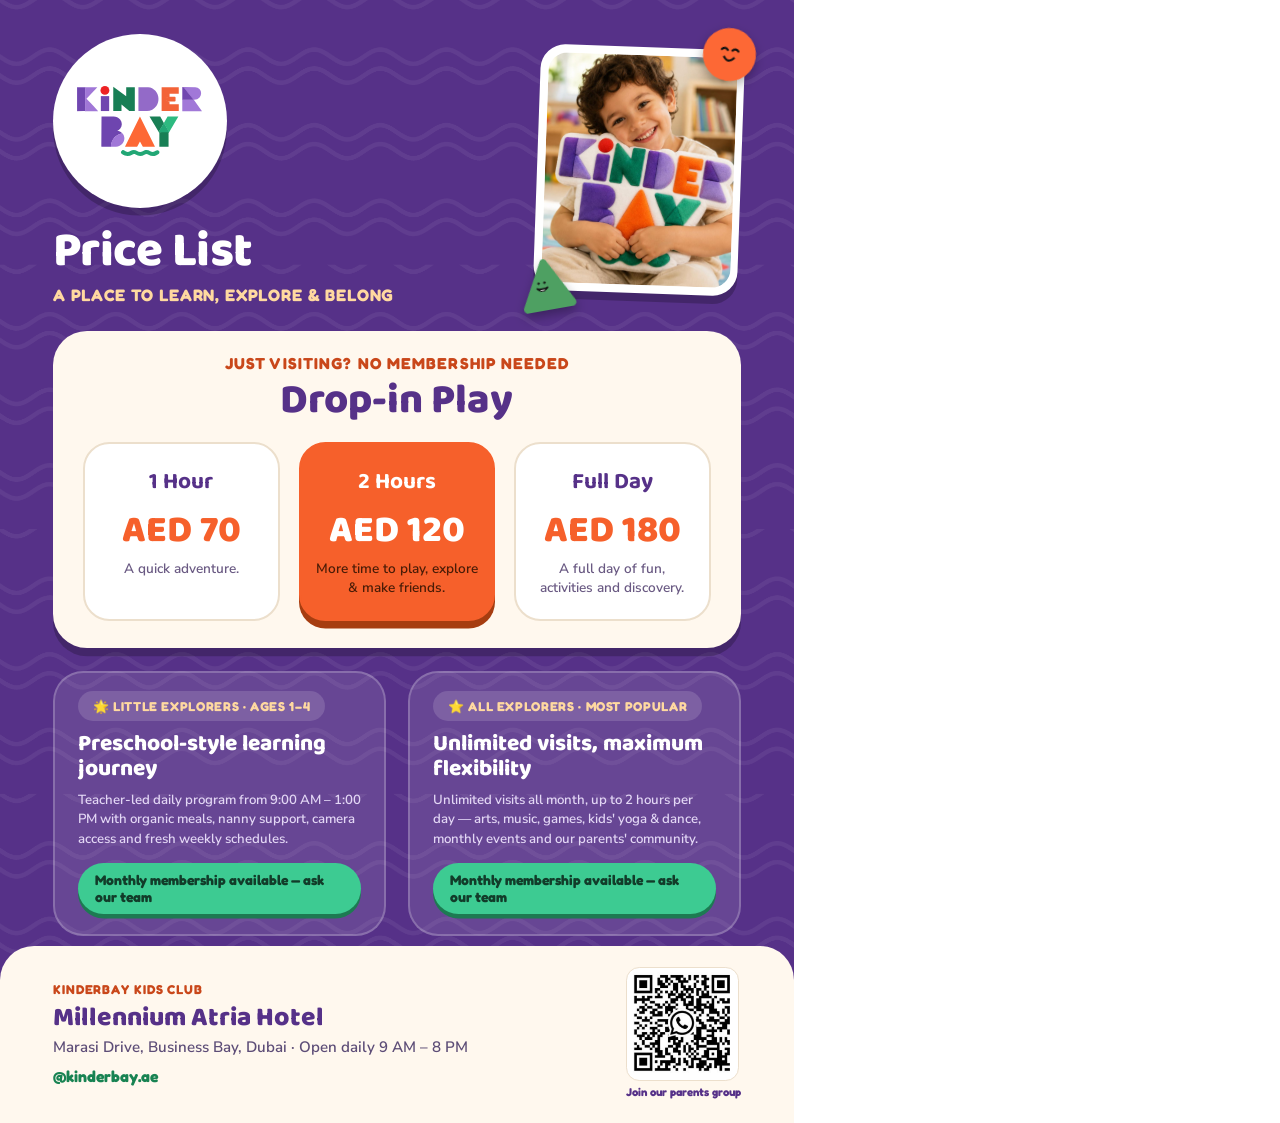
<file: flyers/price-list-a4.html>
<!DOCTYPE html>
<html lang="en">
<head>
<meta charset="utf-8">
<title>Kinderbay Price List</title>
<link rel="stylesheet" href="https://fonts.googleapis.com/css2?family=Baloo+2:wght@600;700;800&family=Fredoka:wght@500;600;700&family=Nunito+Sans:wght@400;600;700&display=swap">
<style>
  @page { size: 210mm 297mm; margin: 0; }
  * { margin: 0; padding: 0; box-sizing: border-box; -webkit-print-color-adjust: exact; print-color-adjust: exact; }
  html, body { width: 210mm; height: 297mm; overflow: hidden; }
  body { font-family: 'Nunito Sans', sans-serif; }

  .page {
    position: relative;
    width: 210mm; height: 297mm;
    background: #563188 url("bg-wave-tile.png");
    background-size: 70mm;
    overflow: hidden;
    display: flex;
    flex-direction: column;
  }

  /* ---------- header ---------- */
  .header {
    display: grid;
    grid-template-columns: 1fr 54mm;
    gap: 9mm;
    align-items: center;
    padding: 9mm 14mm 0;
  }
  .logo-circle {
    width: 46mm; height: 46mm;
    border-radius: 50%;
    background: #fff;
    display: flex; align-items: center; justify-content: center;
    box-shadow: 0 2mm 0 rgba(0,0,0,.22);
  }
  .logo-circle img { width: 33mm; }
  .header h1 {
    font: 800 13mm/1.0 'Baloo 2', sans-serif;
    color: #fff;
    letter-spacing: -.01em;
    margin-top: 5mm;
  }
  .header .sub {
    font: 700 4.4mm 'Fredoka', sans-serif;
    color: #FFD9A0;
    letter-spacing: .05em;
    text-transform: uppercase;
    margin-top: 2.4mm;
  }
  .photo-wrap { position: relative; }
  .photo-card {
    background: #fff;
    border-radius: 6.5mm;
    padding: 2mm;
    transform: rotate(2deg);
    box-shadow: 0 2.2mm 0 rgba(0,0,0,.22);
  }
  .photo-card img { display: block; width: 100%; border-radius: 5mm; }
  .pm {
    position: absolute;
    filter: drop-shadow(0 1.4mm 1.4mm rgba(0,0,0,.3));
  }
  .pm-circle { width: 14mm; right: -4mm; top: -5mm; transform: rotate(9deg); }
  .pm-triangle { width: 14mm; left: -4.5mm; bottom: -4.5mm; transform: rotate(-10deg); }

  /* ---------- drop-in hero ---------- */
  .dropin {
    margin: 7mm 14mm 0;
    background: #FFF8EE;
    border-radius: 9mm;
    padding: 6mm 8mm 7mm;
    box-shadow: 0 2.2mm 0 rgba(0,0,0,.22);
  }
  .dropin .t {
    text-align: center;
    font: 700 4.2mm 'Fredoka', sans-serif;
    letter-spacing: .07em;
    text-transform: uppercase;
    color: #c9471a;
  }
  .dropin .t2 { text-align: center; font: 800 11mm/1.05 'Baloo 2', sans-serif; color: #563188; margin-top: 1.6mm; }
  .drows {
    display: grid;
    grid-template-columns: 1fr 1fr 1fr;
    gap: 5mm;
    margin-top: 5mm;
  }
  .drow {
    background: #fff;
    border: .6mm solid #ecdfcc;
    border-radius: 7mm;
    padding: 5.5mm 4mm 6mm;
    text-align: center;
  }
  .drow.featured-row {
    background: #F6602B;
    border-color: #F6602B;
    box-shadow: 0 2mm 0 #a63d10;
  }
  .drow .h { font: 700 6mm 'Baloo 2', sans-serif; color: #563188; }
  .drow .p { font: 800 10mm/1 'Baloo 2', sans-serif; color: #F6602B; margin-top: 3mm; white-space: nowrap; }
  .drow .d { font: 600 3.6mm/1.4 'Nunito Sans', sans-serif; color: #6a5a83; margin-top: 2.4mm; }
  .drow.featured-row .h { color: #fff; }
  .drow.featured-row .p { color: #fff; }
  .drow.featured-row .d { color: #4a1c07; }

  /* ---------- memberships (no prices) ---------- */
  .plans {
    display: grid;
    grid-template-columns: 1fr 1fr;
    gap: 6mm;
    padding: 6mm 14mm 0;
  }
  .plan {
    background: rgba(255,255,255,.1);
    border: .6mm solid rgba(255,255,255,.22);
    border-radius: 8mm;
    padding: 5mm 6mm 5.5mm;
  }
  .plan .tag {
    display: inline-block;
    font: 700 3.4mm 'Fredoka', sans-serif;
    letter-spacing: .05em;
    text-transform: uppercase;
    color: #FFD9A0;
    background: rgba(255,255,255,.14);
    padding: 1.8mm 4mm;
    border-radius: 99mm;
  }
  .plan h2 { font: 800 6mm/1.1 'Baloo 2', sans-serif; color: #fff; margin-top: 3mm; }
  .plan .pdesc { font: 600 3.5mm/1.5 'Nunito Sans', sans-serif; color: #e3d7f5; margin-top: 2.2mm; }
  .plan .avail {
    display: inline-block;
    margin-top: 3.4mm;
    background: #3DCB92;
    color: #123c2a;
    font: 700 3.7mm 'Fredoka', sans-serif;
    padding: 2.2mm 4.6mm;
    border-radius: 99mm;
    box-shadow: 0 1.2mm 0 #1d7a52;
  }

  /* ---------- footer ---------- */
  .footer {
    margin-top: auto;
    background: #FFF8EE;
    border-radius: 9mm 9mm 0 0;
    padding: 5.5mm 14mm 6mm;
    display: flex;
    align-items: center;
    gap: 8mm;
  }
  .addr { flex: 1; }
  .addr .find { font: 700 3.4mm 'Fredoka', sans-serif; letter-spacing: .07em; text-transform: uppercase; color: #c9471a; }
  .addr .hotel { font: 800 7mm/1.1 'Baloo 2', sans-serif; color: #563188; margin-top: 1.4mm; }
  .addr .street { font: 600 4mm/1.45 'Nunito Sans', sans-serif; color: #5d4d77; margin-top: 1.4mm; }
  .addr .links { font: 700 4.2mm 'Fredoka', sans-serif; color: #188352; margin-top: 2mm; }
  .qr { flex: none; text-align: center; }
  .qr .box {
    width: 30mm; height: 30mm;
    background: #fff;
    border: .5mm solid #ecdfcc;
    border-radius: 3.5mm;
    display: flex; align-items: center; justify-content: center;
  }
  .qr .box img { width: 26mm; }
  .qr .cap { font: 700 3mm/1.2 'Fredoka', sans-serif; color: #563188; margin-top: 1.5mm; white-space: nowrap; }
</style>
</head>
<body>
<div class="page">
  <div class="header">
    <div>
      <div class="logo-circle"><img src="logo.svg" alt="Kinderbay"></div>
      <h1>Price List</h1>
      <div class="sub">A Place to Learn, Explore &amp; Belong</div>
    </div>
    <div class="photo-wrap">
      <div class="photo-card"><img src="hero-kid.jpg" alt="A child hugging a plush Kinderbay cushion"></div>
      <img class="pm pm-circle" src="mascot-circle.svg" alt="">
      <img class="pm pm-triangle" src="mascot-triangle.svg" alt="">
    </div>
  </div>

  <div class="dropin">
    <div class="t">Just visiting? No membership needed</div>
    <div class="t2">Drop-in Play</div>
    <div class="drows">
      <div class="drow">
        <div class="h">1 Hour</div>
        <div class="p">AED 70</div>
        <div class="d">A quick adventure.</div>
      </div>
      <div class="drow featured-row">
        <div class="h">2 Hours</div>
        <div class="p">AED 120</div>
        <div class="d">More time to play, explore &amp; make friends.</div>
      </div>
      <div class="drow">
        <div class="h">Full Day</div>
        <div class="p">AED 180</div>
        <div class="d">A full day of fun, activities and discovery.</div>
      </div>
    </div>
  </div>

  <div class="plans">
    <div class="plan">
      <span class="tag">🌟 Little Explorers · Ages 1–4</span>
      <h2>Preschool-style learning journey</h2>
      <p class="pdesc">Teacher-led daily program from 9:00 AM – 1:00 PM with organic meals, nanny support, camera access and fresh weekly schedules.</p>
      <div class="avail">Monthly membership available — ask our team</div>
    </div>
    <div class="plan">
      <span class="tag">⭐ All Explorers · Most popular</span>
      <h2>Unlimited visits, maximum flexibility</h2>
      <p class="pdesc">Unlimited visits all month, up to 2 hours per day — arts, music, games, kids' yoga &amp; dance, monthly events and our parents' community.</p>
      <div class="avail">Monthly membership available — ask our team</div>
    </div>
  </div>

  <div class="footer">
    <div class="addr">
      <div class="find">Kinderbay Kids Club</div>
      <div class="hotel">Millennium Atria Hotel</div>
      <div class="street">Marasi Drive, Business Bay, Dubai · Open daily 9 AM – 8 PM</div>
      <div class="links">@kinderbay.ae</div>
    </div>
    <div class="qr">
      <div class="box"><img src="whatsapp-qr.png" alt="WhatsApp group QR code"></div>
      <div class="cap">Join our parents group</div>
    </div>
  </div>
</div>
</body>
</html>
</file>
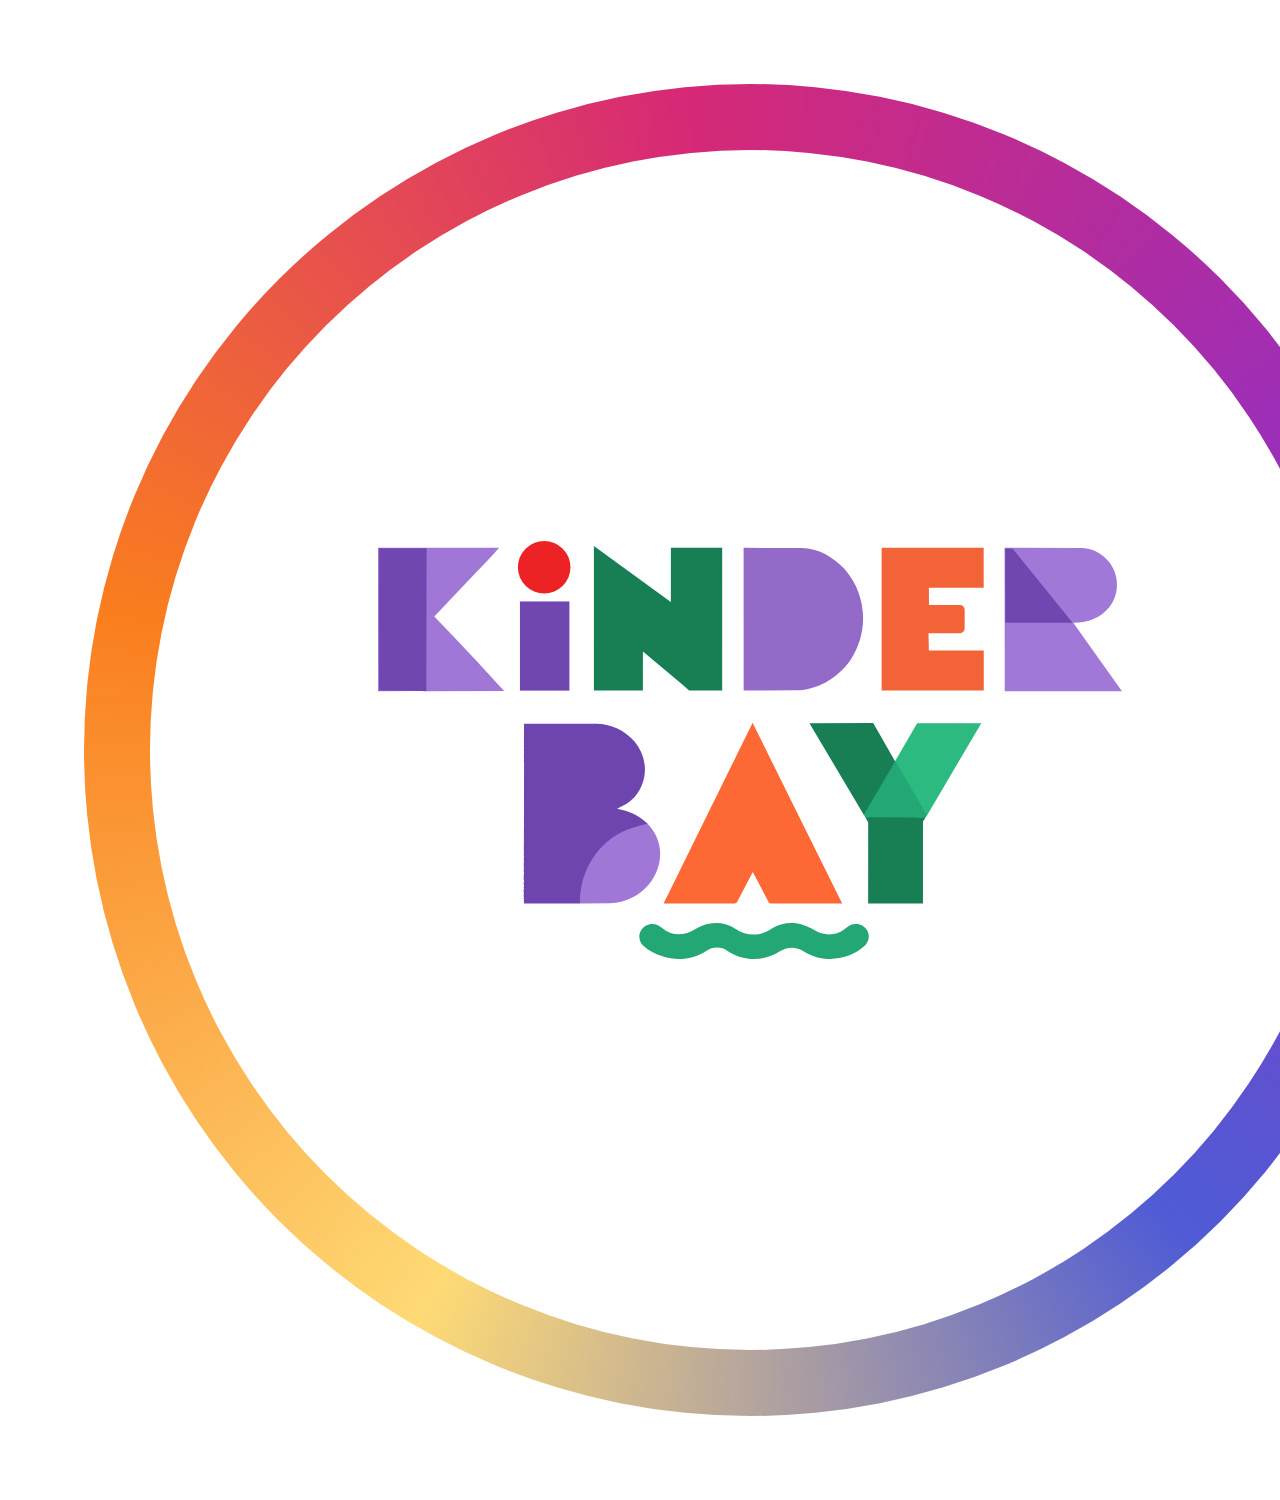
<file: flyers/round-logo-render-ring.html>
<!DOCTYPE html>
<html><head><meta charset="utf-8"><style>
  * { margin:0; padding:0; }
  body { background: transparent; }
  .stage { width: 1500px; height: 1500px; display: flex; align-items: center; justify-content: center; }
  .ring {
    display: inline-flex;
    padding: 36px;
    border-radius: 50%;
    background: conic-gradient(from 210deg, #feda75, #fa7e1e, #d62976, #962fbf, #4f5bd5, #feda75);
  }
  .circle {
    width: 1280px; height: 1280px;
    border-radius: 50%;
    background: #fff;
    display: flex; align-items: center; justify-content: center;
  }
  .ring .circle { width: 1200px; height: 1200px; border: 30px solid transparent; background-clip: padding-box; }
  .circle img { width: 62%; display: block; }
</style></head>
<body>
<div class="stage" id="stage">
  <div class="ring"><div class="circle"><img src="logo.svg"></div></div>
</div>
</body></html>
</file>
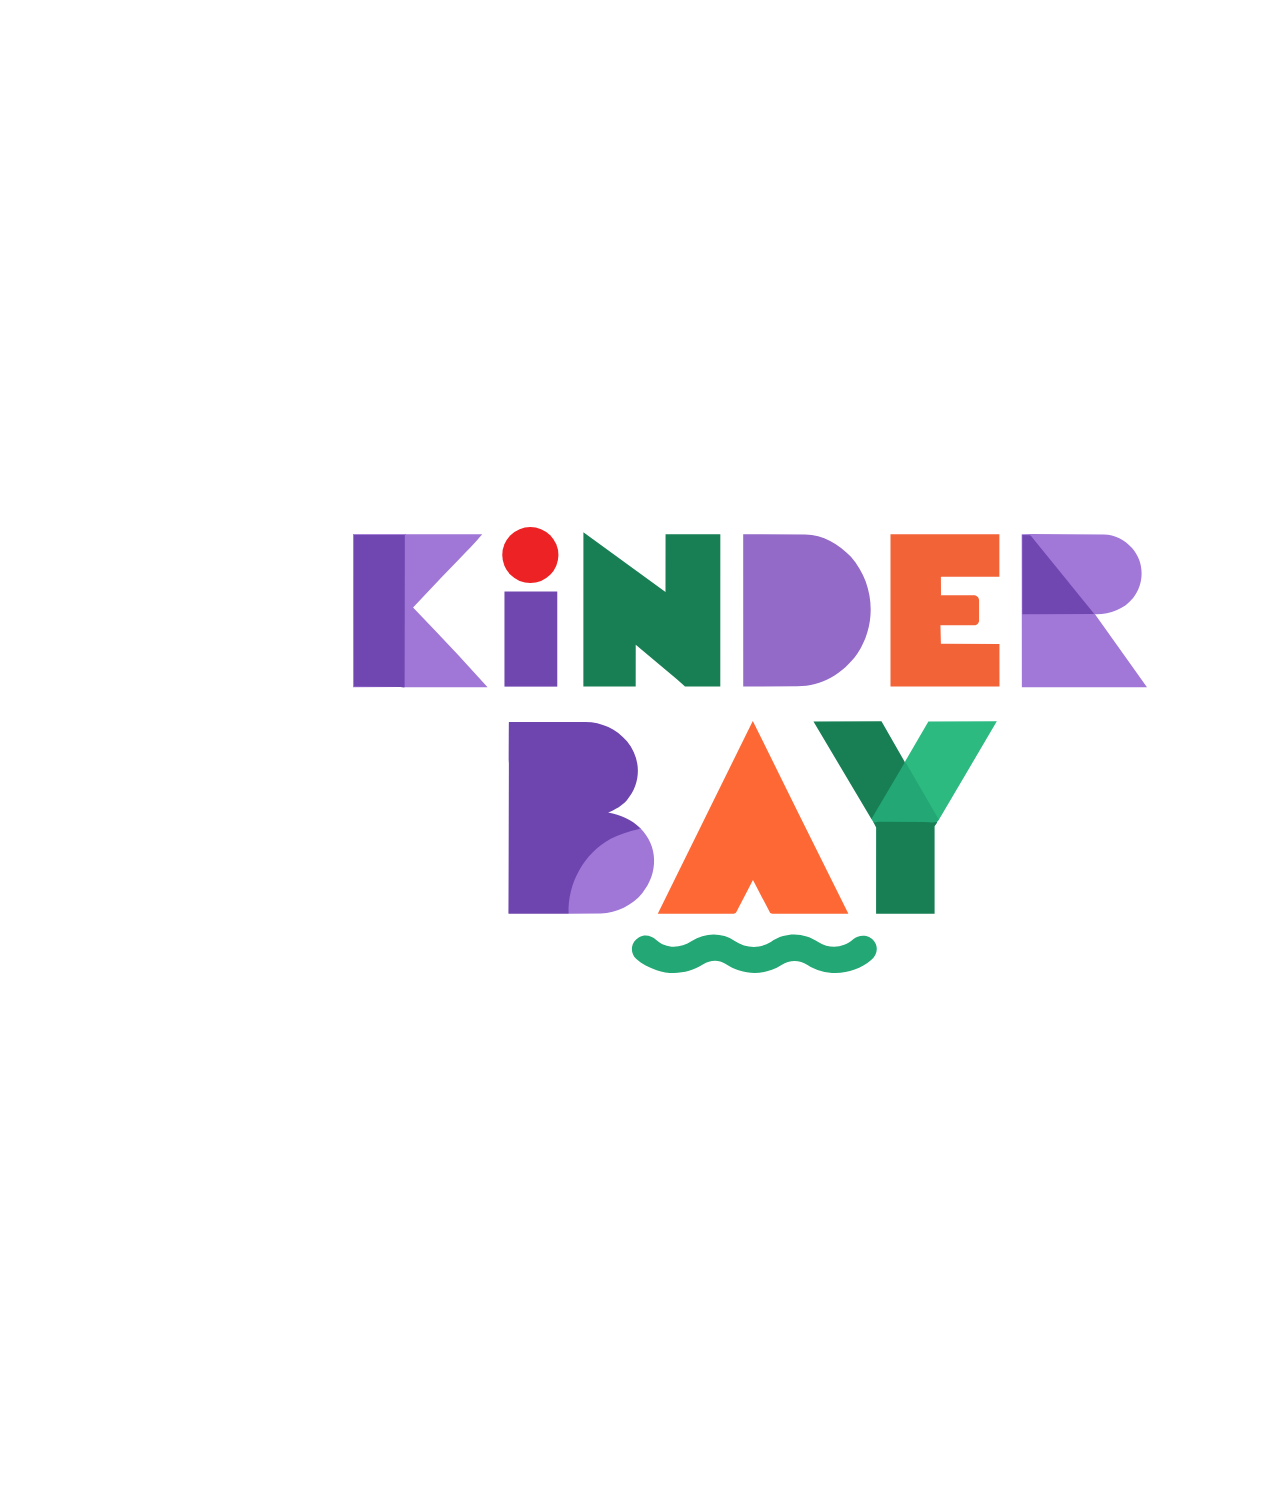
<file: flyers/round-logo-render.html>
<!DOCTYPE html>
<html><head><meta charset="utf-8"><style>
  * { margin:0; padding:0; }
  body { background: transparent; }
  .stage { width: 1500px; height: 1500px; display: flex; align-items: center; justify-content: center; }
  .ring {
    display: inline-flex;
    padding: 36px;
    border-radius: 50%;
    background: conic-gradient(from 210deg, #feda75, #fa7e1e, #d62976, #962fbf, #4f5bd5, #feda75);
  }
  .circle {
    width: 1280px; height: 1280px;
    border-radius: 50%;
    background: #fff;
    display: flex; align-items: center; justify-content: center;
  }
  .ring .circle { width: 1200px; height: 1200px; border: 30px solid transparent; background-clip: padding-box; }
  .circle img { width: 62%; display: block; }
</style></head>
<body>
<div class="stage" id="stage">
  <div class="circle"><img src="logo.svg"></div>
</div>
</body></html>
</file>
<file: css/style.css>
/* ==========================================================================
   KinderBay — kids club at Millennium Atria, Business Bay, Dubai
   ========================================================================== */

:root {
  --purple-deep: #563188;
  --purple: #7044B2;
  --lilac: #A076D6;
  --orange: #F6602B;
  --orange-shadow: #cf4f24;
  --orange-soft: #FF8A5B;
  --green-deep: #188352;
  --green: #27A371;
  --green-bright: #3DCB92;
  --cream: #FFF8EE;
  --warm: #FFD9A0;

  --ink-on-cream: #563188;
  --body-on-cream: #5d4d77;
  --muted-on-cream: #6a5a83;
  --text-on-purple: #e3d7f5;
  --label-on-purple: #c8b6ec;

  --font-display: 'Baloo 2', 'Comic Sans MS', cursive, sans-serif;
  --font-label: 'Fredoka', 'Trebuchet MS', sans-serif;
  --font-body: 'Nunito Sans', 'Segoe UI', sans-serif;

  --header-h: 82px;
  --gutter: clamp(18px, 4vw, 52px);
}

* { box-sizing: border-box; margin: 0; padding: 0; }

html {
  scroll-behavior: smooth;
  scroll-padding-top: calc(var(--header-h) + 14px);
}

body {
  background-color: var(--purple-deep);
  background-image: url("../assets/bg-wave-tile.png");
  background-size: 420px;
  font-family: var(--font-body);
  color: #fff;
  -webkit-font-smoothing: antialiased;
  overflow-x: hidden;
}

img { max-width: 100%; height: auto; }
a { text-decoration: none; color: inherit; }

.container {
  max-width: 1180px;
  margin: 0 auto;
  padding-left: var(--gutter);
  padding-right: var(--gutter);
}

.visually-hidden {
  position: absolute;
  width: 1px; height: 1px;
  overflow: hidden;
  clip: rect(0 0 0 0);
  white-space: nowrap;
}

.skip-link {
  position: absolute;
  top: -60px; left: 16px;
  z-index: 200;
  background: var(--cream);
  color: var(--purple-deep);
  font: 600 15px var(--font-label);
  padding: 12px 20px;
  border-radius: 0 0 12px 12px;
  transition: top .2s;
}
.skip-link:focus { top: 0; }

/* --------------------------------------------------------------------------
   Buttons
   -------------------------------------------------------------------------- */

.btn {
  display: inline-flex;
  align-items: center;
  justify-content: center;
  min-height: 44px;
  border-radius: 999px;
  font-family: var(--font-label);
  font-weight: 700;
  transition: transform .15s ease, box-shadow .15s ease, filter .15s ease;
}

.btn-orange {
  background: var(--orange);
  color: #fff;
  font-size: 18.7px;
  padding: 10px 22px;
  box-shadow: 0 5px 0 var(--orange-shadow);
}
.btn-orange:hover { filter: brightness(1.06); }
.btn-orange:active { transform: translateY(3px); box-shadow: 0 2px 0 var(--orange-shadow); }

.btn-lg {
  font-size: 18.7px;
  padding: 15px 30px;
  box-shadow: 0 6px 0 var(--orange-shadow);
}

.btn-ghost {
  background: rgba(255, 255, 255, .12);
  color: #fff;
  border: 2px solid rgba(255, 255, 255, .32);
  padding: 15px 28px;
  box-shadow: none;
}
.btn-ghost:hover { background: rgba(255, 255, 255, .2); }

/* --------------------------------------------------------------------------
   Header / nav
   -------------------------------------------------------------------------- */

.site-header {
  position: sticky;
  top: 0;
  z-index: 100;
  background: rgba(86, 49, 136, .92);
  backdrop-filter: blur(8px);
  -webkit-backdrop-filter: blur(8px);
}

.nav {
  max-width: 1180px;
  margin: 0 auto;
  display: flex;
  align-items: center;
  justify-content: space-between;
  gap: 16px;
  padding: 14px var(--gutter);
}

.logo-card {
  flex: none;
  width: 156px;
  height: 156px;
  border-radius: 50%;
  background: #fff;
  display: flex;
  align-items: center;
  justify-content: center;
  box-shadow: 0 6px 0 rgba(0, 0, 0, .18), 0 10px 24px rgba(0, 0, 0, .25);
  align-self: flex-start;
  margin-bottom: -88px;
}
.logo-card img { height: 62px; width: auto; display: block; }

.logo-card-footer {
  border-radius: 0;
  background: none;
  box-shadow: none;
  width: auto;
  height: auto;
  margin-bottom: 0;
  align-self: center;
  filter: drop-shadow(0 5px 8px rgba(0, 0, 0, .3));
}

.nav-menu {
  display: flex;
  align-items: center;
  gap: 28px;
}

.nav-link {
  font: 600 15.5px var(--font-label);
  color: #f3ecff;
  padding: 10px 2px;
  transition: color .15s;
}
.nav-link:hover { color: var(--warm); }

.nav-toggle {
  display: none;
  background: rgba(255, 255, 255, .12);
  border: 2px solid rgba(255, 255, 255, .3);
  border-radius: 12px;
  width: 46px; height: 46px;
  cursor: pointer;
  align-items: center;
  justify-content: center;
}
.nav-toggle-bars { display: flex; flex-direction: column; gap: 5px; }
.nav-toggle-bars span {
  display: block;
  width: 20px; height: 3px;
  border-radius: 2px;
  background: #fff;
  transition: transform .2s ease, opacity .2s ease;
}
.nav-toggle[aria-expanded="true"] .nav-toggle-bars span:nth-child(1) { transform: translateY(8px) rotate(45deg); }
.nav-toggle[aria-expanded="true"] .nav-toggle-bars span:nth-child(2) { opacity: 0; }
.nav-toggle[aria-expanded="true"] .nav-toggle-bars span:nth-child(3) { transform: translateY(-8px) rotate(-45deg); }

/* --------------------------------------------------------------------------
   Hero
   -------------------------------------------------------------------------- */

.hero {
  position: relative;
  padding-top: clamp(60px, 6vw, 76px);
}

.hero-inner {
  display: grid;
  grid-template-columns: 1.05fr .95fr;
  gap: clamp(28px, 4vw, 56px);
  align-items: center;
  padding-top: clamp(8px, 2vw, 26px);
  padding-bottom: clamp(24px, 4vw, 56px);
}

.badge {
  display: inline-block;
  background: rgba(255, 255, 255, .14);
  color: var(--warm);
  font: 700 clamp(11px, 1.4vw, 13px) var(--font-label);
  letter-spacing: .07em;
  text-transform: uppercase;
  padding: 9px 18px;
  border-radius: 999px;
}

.hero-title {
  font: 800 clamp(2.55rem, 6.2vw, 4.25rem)/0.98 var(--font-display);
  color: #fff;
  margin-top: 22px;
  letter-spacing: -.015em;
}
.tint-orange { color: var(--orange-soft); }
.tint-green { color: var(--green-bright); }

.hero-sub {
  font: 400 clamp(16px, 2vw, 19px)/1.55 var(--font-body);
  color: var(--text-on-purple);
  max-width: 48ch;
  margin: 20px 0 0;
}

.hero-sub-2 { margin-top: 12px; }

.hero-ctas {
  display: flex;
  flex-wrap: wrap;
  gap: 14px;
  margin-top: 30px;
}

.hero-visual {
  position: relative;
  padding: 26px 30px 34px;
}

.hero-halo {
  position: absolute;
  right: -4%; top: -6%;
  width: clamp(120px, 16vw, 210px);
  height: clamp(120px, 16vw, 210px);
  border-radius: 50%;
  background: rgba(255, 255, 255, .1);
}

.hero-photo-card {
  position: relative;
  background: #fff;
  border-radius: 34px;
  padding: 10px;
  transform: rotate(2deg);
  box-shadow: 0 14px 0 rgba(0, 0, 0, .18), 0 26px 50px rgba(0, 0, 0, .28);
  max-width: 440px;
  margin: 0 auto;
}
.hero-photo-card img {
  display: block;
  width: 100%;
  height: auto;
  border-radius: 26px;
}

.hero-mascot {
  position: absolute;
  filter: drop-shadow(0 10px 14px rgba(0, 0, 0, .28));
  will-change: transform;
}
.hero-mascot-circle {
  right: 2%; top: 4%;
  width: clamp(64px, 8vw, 110px); height: auto;
  transform: rotate(8deg);
}
.hero-mascot-triangle {
  left: 0; bottom: -2%;
  width: clamp(66px, 8.2vw, 112px); height: auto;
  transform: rotate(-9deg);
}
.hero-mascot-square {
  left: -1%; top: 10%;
  width: clamp(48px, 6vw, 86px); height: auto;
  transform: rotate(-12deg);
}

@keyframes bob-a { 0%, 100% { translate: 0 0; } 50% { translate: 0 -10px; } }
@keyframes bob-b { 0%, 100% { translate: 0 0; } 50% { translate: 0 -14px; } }
.float-a { animation: bob-a 5s ease-in-out infinite; }
.float-b { animation: bob-b 6s ease-in-out .8s infinite; }
.float-c { animation: bob-a 5.5s ease-in-out 1.6s infinite; }

.wave-divider {
  display: block;
  width: 100%;
  height: auto;
  margin-top: -8px;
}

/* --------------------------------------------------------------------------
   Sections (shared)
   -------------------------------------------------------------------------- */

.section { padding: clamp(44px, 6vw, 62px) 0 clamp(28px, 4vw, 40px); }

.cream-panel {
  margin-top: 46px;
  background: var(--cream);
  border-radius: 40px 40px 0 0;
  padding: clamp(44px, 6vw, 60px) 0 clamp(48px, 6vw, 64px);
}

.section-head { text-align: center; }
.section-head.narrow { max-width: 52ch; margin: 0 auto; }

.eyebrow {
  display: inline-block;
  font: 700 13px var(--font-label);
  letter-spacing: .08em;
  text-transform: uppercase;
}
.tint-warm { color: var(--warm); }
.tint-lilac { color: #c8aef0; }
.tint-orange-deep { color: #c9471a; }
.tint-green-deep { color: var(--green-deep); }

.section-title {
  font: 800 clamp(1.9rem, 4.6vw, 2.875rem)/1.05 var(--font-display);
  margin-top: 10px;
}
.on-purple { color: #fff; }
.on-cream { color: var(--ink-on-cream); }

.section-sub {
  font: 400 clamp(15px, 1.8vw, 17px)/1.55 var(--font-body);
  color: var(--body-on-cream);
  margin-top: 14px;
}
.on-purple-sub { color: var(--text-on-purple); }

/* --------------------------------------------------------------------------
   The Space
   -------------------------------------------------------------------------- */

.zone-grid {
  display: grid;
  grid-template-columns: repeat(3, 1fr);
  gap: 18px;
  margin-top: 34px;
}

.zone-card {
  background: var(--zone-bg, var(--purple));
  border-radius: 26px;
  padding: 26px 24px 28px;
  box-shadow: 0 10px 0 rgba(0, 0, 0, .16);
}
.zone-card > img {
  width: 62px;
  filter: drop-shadow(0 6px 8px rgba(0, 0, 0, .22));
}
.zone-tag {
  display: block;
  font: 700 12px var(--font-label);
  letter-spacing: .05em;
  text-transform: uppercase;
  color: var(--zone-ink, #fff);
  margin-top: 16px;
}
.zone-card h3 {
  font: 700 25px/1.08 var(--font-display);
  color: #fff;
  margin-top: 6px;
}
.zone-card p {
  font: 400 15px/1.5 var(--font-body);
  color: var(--zone-ink, #fff);
  margin-top: 9px;
}

/* --------------------------------------------------------------------------
   How We Play
   -------------------------------------------------------------------------- */

.pillar-grid {
  display: grid;
  grid-template-columns: repeat(2, 1fr);
  gap: 18px;
  margin-top: 38px;
}

.pillar-card {
  display: flex;
  gap: 18px;
  align-items: flex-start;
  background: #fff;
  border-radius: 24px;
  padding: 24px 26px;
  border: 1px solid #f0e7da;
  box-shadow: 0 3px 14px rgba(40, 20, 70, .06);
}

.pillar-icon {
  flex: none;
  width: 66px; height: 66px;
  border-radius: 20px;
  background: var(--pillar-bg, var(--purple));
  display: flex;
  align-items: center;
  justify-content: center;
}
.pillar-icon img {
  width: 42px;
  filter: drop-shadow(0 3px 4px rgba(0, 0, 0, .18));
}

.pillar-n { font: 800 14px var(--font-display); color: #8569b0; }
.pillar-card h3 { font: 700 22px/1.12 var(--font-display); color: var(--ink-on-cream); }
.pillar-card p { font: 400 14.5px/1.5 var(--font-body); color: var(--muted-on-cream); margin-top: 8px; }

/* --------------------------------------------------------------------------
   About
   -------------------------------------------------------------------------- */

.about-grid {
  display: grid;
  grid-template-columns: repeat(2, 1fr);
  gap: 18px;
  margin-top: 38px;
}

.about-card {
  background: rgba(255, 255, 255, .1);
  border: 1px solid rgba(255, 255, 255, .16);
  border-radius: 24px;
  padding: 26px 28px;
}
.about-card > img {
  width: 46px;
  filter: drop-shadow(0 4px 6px rgba(0, 0, 0, .24));
}
.about-card h3 {
  font: 700 23px/1.1 var(--font-display);
  color: #fff;
  margin-top: 14px;
}
.about-card p {
  font: 400 15px/1.55 var(--font-body);
  color: var(--text-on-purple);
  margin-top: 8px;
}

.about-tagline {
  font: 700 clamp(19px, 2.6vw, 24px)/1.35 var(--font-display);
  color: var(--warm);
  text-align: center;
  max-width: 44ch;
  margin: 38px auto 0;
}

/* --------------------------------------------------------------------------
   Stay connected / Fresh programs (cream)
   -------------------------------------------------------------------------- */

.connect-grid {
  display: grid;
  grid-template-columns: 1fr 1fr;
  gap: clamp(28px, 4vw, 56px);
  align-items: start;
}

.block-title {
  font: 800 clamp(1.5rem, 2.8vw, 2rem)/1.12 var(--font-display);
  color: var(--ink-on-cream);
  margin-top: 10px;
}

.connect-block p {
  font: 400 15.5px/1.6 var(--font-body);
  color: var(--body-on-cream);
  margin-top: 12px;
}

.connect-block p.connect-tagline {
  font: 700 17px/1.4 var(--font-display);
  color: #c9471a;
  margin-top: 16px;
}

.event-chips {
  display: flex;
  flex-wrap: wrap;
  gap: 10px;
  margin-top: 18px;
}

.specials-pop { margin-top: 30px; gap: 12px; }
.specials-pop .specials-label {
  font: 700 16px var(--font-label);
  color: #fff;
}

.chip.chip-pop {
  font: 700 15.5px var(--font-label);
  padding: 11px 20px;
  box-shadow: 0 4px 0 rgba(0, 0, 0, .25);
}
.chip.chip-pop:nth-of-type(4n+1) { background: var(--orange); color: #4a1c07; }
.chip.chip-pop:nth-of-type(4n+2) { background: var(--green-bright); color: #123c2a; }
.chip.chip-pop:nth-of-type(4n+3) { background: var(--warm); color: #5a3a08; }
.chip.chip-pop:nth-of-type(4n+4) { background: var(--lilac); color: #2b1252; }

.chip.chip-cream {
  background: #EFE6FB;
  color: var(--ink-on-cream);
}

.event-note {
  font: 700 13.5px var(--font-label);
  color: #74628f;
  margin-top: 14px;
}

/* --------------------------------------------------------------------------
   Schedule
   -------------------------------------------------------------------------- */

.session-list {
  margin-top: 30px;
  display: flex;
  flex-direction: column;
  gap: 12px;
}

.session-row {
  display: grid;
  grid-template-columns: 200px 1fr auto;
  align-items: center;
  gap: 20px;
  padding: 20px 26px;
  background: rgba(255, 255, 255, .1);
  border: 1px solid rgba(255, 255, 255, .16);
  border-radius: 18px;
}

.session-time { font: 700 17px var(--font-label); color: var(--warm); }
.session-name { font: 700 21px var(--font-display); color: #fff; }
.session-ages {
  font: 600 14px var(--font-label);
  color: var(--purple-deep);
  background: var(--green-bright);
  padding: 6px 14px;
  border-radius: 999px;
  justify-self: end;
}

.session-closed { opacity: .75; }
.session-closed .session-name { color: #d9cdee; }

.session-ages-muted {
  background: rgba(255, 255, 255, .16);
  color: #fff;
}

.specials {
  display: flex;
  flex-wrap: wrap;
  align-items: center;
  gap: 10px;
  margin-top: 24px;
  justify-content: center;
}
.specials-label { font: 700 14px var(--font-label); color: var(--label-on-purple); }
.chip {
  font: 600 14px var(--font-label);
  color: #fff;
  background: rgba(255, 255, 255, .14);
  padding: 8px 16px;
  border-radius: 999px;
}

/* --------------------------------------------------------------------------
   Term themes
   -------------------------------------------------------------------------- */

.themes { margin-top: 44px; text-align: center; }

.themes-title {
  font: 800 clamp(1.4rem, 2.6vw, 1.8rem)/1.1 var(--font-display);
  color: #fff;
}

.themes-sub {
  font: 600 14px var(--font-label);
  color: var(--label-on-purple);
  margin-top: 6px;
}

.theme-grid {
  display: grid;
  grid-template-columns: repeat(3, 1fr);
  gap: 12px;
  margin-top: 22px;
  text-align: left;
}

.theme-card {
  background: rgba(255, 255, 255, .1);
  border: 1px solid rgba(255, 255, 255, .16);
  border-radius: 16px;
  padding: 14px 18px;
  display: flex;
  flex-direction: column;
  gap: 3px;
}

.theme-weeks {
  font: 700 12px var(--font-label);
  letter-spacing: .05em;
  text-transform: uppercase;
  color: var(--warm);
}

.theme-name {
  font: 700 17px/1.2 var(--font-display);
  color: #fff;
}

/* --------------------------------------------------------------------------
   Pricing
   -------------------------------------------------------------------------- */

.price-grid {
  display: grid;
  grid-template-columns: repeat(3, 1fr);
  gap: 18px;
  margin-top: 32px;
  align-items: stretch;
}

.price-card {
  background: #fff;
  border: 2px solid #f0e7da;
  border-radius: 24px;
  padding: 26px 22px 28px;
  display: flex;
  flex-direction: column;
  box-shadow: 0 3px 14px rgba(40, 20, 70, .06);
}

.price-note {
  font: 600 12.5px var(--font-label);
  letter-spacing: .05em;
  text-transform: uppercase;
  color: #816e9b;
}
.price-card h3 { font: 700 22px/1.1 var(--font-display); color: var(--ink-on-cream); margin-top: 10px; }
.price-amount { font: 800 clamp(28px, 3vw, 34px)/1 var(--font-display); color: var(--purple); margin-top: 16px; }
.price-unit { font: 400 14px/1.45 var(--font-body); color: var(--muted-on-cream); margin: 8px 0 22px; }

.price-btn {
  margin-top: auto;
  text-align: center;
  font: 700 15px var(--font-label);
  color: var(--purple);
  background: #EFE6FB;
  padding: 12px 0;
  min-height: 44px;
  display: flex;
  align-items: center;
  justify-content: center;
  border-radius: 999px;
  transition: filter .15s;
}
.price-btn:hover { filter: brightness(.95); }

.plan-list {
  list-style: none;
  margin: 4px 0 22px;
  display: flex;
  flex-direction: column;
  gap: 7px;
}
.plan-list li {
  position: relative;
  padding-left: 24px;
  font: 400 14px/1.45 var(--font-body);
  color: var(--muted-on-cream);
}
.plan-list li::before {
  content: "✓";
  position: absolute;
  left: 0;
  font: 800 14px var(--font-display);
  color: var(--green-deep);
}

.dropin-rows {
  margin-top: 16px;
  display: flex;
  flex-direction: column;
  gap: 10px;
}
.dropin-row {
  display: flex;
  align-items: center;
  justify-content: space-between;
  gap: 14px;
  background: #FFF8EE;
  border: 1px solid #f0e7da;
  border-radius: 16px;
  padding: 13px 16px;
}
.dropin-hours {
  display: block;
  font: 700 16px var(--font-display);
  color: var(--ink-on-cream);
}
.dropin-desc {
  display: block;
  font: 400 12.5px/1.35 var(--font-body);
  color: var(--muted-on-cream);
  margin-top: 1px;
}
.dropin-price {
  flex: none;
  font: 800 18px var(--font-display);
  color: var(--purple);
}
.dropin-note { margin-top: 14px; }

.price-card.featured {
  background: var(--orange);
  border-color: var(--orange);
}
.price-card.featured .price-note { color: #4a1c07; }
.price-card.featured h3,
.price-card.featured .price-amount { color: #fff; }
.price-card.featured .price-unit { color: #4a1c07; }
.price-card.featured .price-btn { background: #fff; color: #c94f1d; }
.price-card.featured .plan-list li { color: #4a1c07; }
.price-card.featured .plan-list li::before { color: #fff; }

.price-footnote {
  font: 400 13px var(--font-body);
  color: #74628f;
  text-align: center;
  margin-top: 18px;
}

/* --------------------------------------------------------------------------
   Visit / location
   -------------------------------------------------------------------------- */

.visit-grid {
  display: grid;
  grid-template-columns: 1fr 1fr;
  gap: 24px;
  align-items: center;
}

.visit-title { font-size: clamp(1.85rem, 4.4vw, 2.75rem); line-height: 1.04; }
.visit-sub { margin-bottom: 26px; }

.visit-details {
  display: flex;
  flex-direction: column;
  gap: 16px;
}
.detail-pair { display: flex; gap: 40px; flex-wrap: wrap; }

.detail-label {
  font: 700 12px var(--font-label);
  letter-spacing: .06em;
  text-transform: uppercase;
  color: var(--label-on-purple);
}
.detail-value {
  font: 600 16px var(--font-body);
  color: #fff;
  margin-top: 3px;
}
.detail-link { color: inherit; text-decoration: underline; text-decoration-color: rgba(255,255,255,.35); text-underline-offset: 3px; }
.detail-link:hover { text-decoration-color: var(--warm); color: var(--warm); }

.visit-cta { margin-top: 28px; }

.map-card {
  position: relative;
  display: block;
  background: rgba(255, 255, 255, .08);
  border: 1px solid rgba(255, 255, 255, .16);
  border-radius: 28px;
  min-height: 420px;
  overflow: hidden;
}

.map-embed {
  position: absolute;
  inset: 0;
  width: 100%;
  height: 100%;
  border: 0;
  display: block;
}

.map-open-hint {
  position: absolute;
  right: 18px; bottom: 16px;
  font: 600 13px var(--font-label);
  color: var(--warm);
  background: rgba(30, 12, 55, .82);
  padding: 10px 16px;
  min-height: 44px;
  display: inline-flex;
  align-items: center;
  border-radius: 999px;
  transition: background .15s;
}
.map-open-hint:hover { background: rgba(30, 12, 55, .95); }

/* --------------------------------------------------------------------------
   Footer
   -------------------------------------------------------------------------- */

.site-footer { border-top: 1px solid rgba(255, 255, 255, .16); }

.footer-inner {
  padding-top: 32px;
  padding-bottom: 40px;
  display: flex;
  align-items: center;
  justify-content: space-between;
  gap: 20px;
  flex-wrap: wrap;
}

.logo-card-footer img { height: 60px; }

.footer-note {
  font: 400 13px/1.6 var(--font-body);
  color: #cbbbe9;
  text-align: right;
}

/* --------------------------------------------------------------------------
   Scroll-reveal
   -------------------------------------------------------------------------- */

.reveal {
  opacity: 0;
  transform: translateY(22px);
  transition: opacity .6s ease, transform .6s ease;
}
.reveal.in-view {
  opacity: 1;
  transform: none;
}
/* Stagger siblings a touch */
.reveal.in-view:nth-child(2) { transition-delay: .07s; }
.reveal.in-view:nth-child(3) { transition-delay: .14s; }
.reveal.in-view:nth-child(4) { transition-delay: .21s; }
.reveal.in-view:nth-child(5) { transition-delay: .28s; }
.reveal.in-view:nth-child(6) { transition-delay: .35s; }

@media (prefers-reduced-motion: reduce) {
  html { scroll-behavior: auto; }
  .reveal { opacity: 1; transform: none; transition: none; }
  .float-a, .float-b, .float-c { animation: none; }
  * { transition-duration: .01ms !important; animation-duration: .01ms !important; }
}

/* No-JS fallback: everything visible */
.no-observer .reveal { opacity: 1; transform: none; }

/* --------------------------------------------------------------------------
   Responsive
   -------------------------------------------------------------------------- */

@media (max-width: 1024px) {
  .hero-inner {
    grid-template-columns: 1fr;
    text-align: center;
  }
  .hero-sub { margin-left: auto; margin-right: auto; }
  .hero-ctas { justify-content: center; }
  .hero-visual { max-width: 460px; margin: 0 auto; }
  .zone-grid { grid-template-columns: repeat(2, 1fr); }
  .price-grid { grid-template-columns: 1fr; max-width: 560px; margin-left: auto; margin-right: auto; }
  .connect-grid { grid-template-columns: 1fr; }
  .theme-grid { grid-template-columns: repeat(2, 1fr); }
  .visit-grid { grid-template-columns: 1fr; }
  .map-card { min-height: 340px; }
}

@media (max-width: 767px) {
  :root { --header-h: 74px; }

  .nav { padding-top: 10px; padding-bottom: 10px; }
  .logo-card { width: 116px; height: 116px; margin-bottom: -62px; }
  .logo-card img { height: 46px; }
  .hero { padding-top: 76px; }
  .nav-toggle { display: flex; }

  .nav-menu {
    position: absolute;
    top: 100%;
    left: 0; right: 0;
    flex-direction: column;
    align-items: stretch;
    gap: 4px;
    background: var(--purple-deep);
    border-bottom: 1px solid rgba(255, 255, 255, .16);
    padding: 10px var(--gutter) 18px;
    box-shadow: 0 18px 30px rgba(0, 0, 0, .3);
    display: none;
  }
  .nav-menu.open { display: flex; }
  .nav-link {
    padding: 13px 10px;
    border-radius: 12px;
    font-size: 17px;
  }
  .nav-link:hover { background: rgba(255, 255, 255, .08); }
  .btn-nav { margin-top: 8px; justify-content: center; }

  .pillar-grid { grid-template-columns: 1fr; }
  .about-grid { grid-template-columns: 1fr; }

  .session-row {
    grid-template-columns: 1fr auto;
    gap: 6px 14px;
    padding: 16px 20px;
  }
  .session-time { grid-column: 1; }
  .session-ages { grid-row: 1 / span 2; grid-column: 2; align-self: center; }
  .session-name { grid-column: 1; font-size: 19px; }
}

@media (max-width: 560px) {
  .zone-grid { grid-template-columns: 1fr; }
  .theme-grid { grid-template-columns: 1fr; }
  .hero-ctas .btn { width: 100%; max-width: 320px; }
  .footer-inner { flex-direction: column; }
  .footer-note { text-align: center; }
  .detail-pair { gap: 24px; }
  .map-card { min-height: 300px; }
}
</file>
